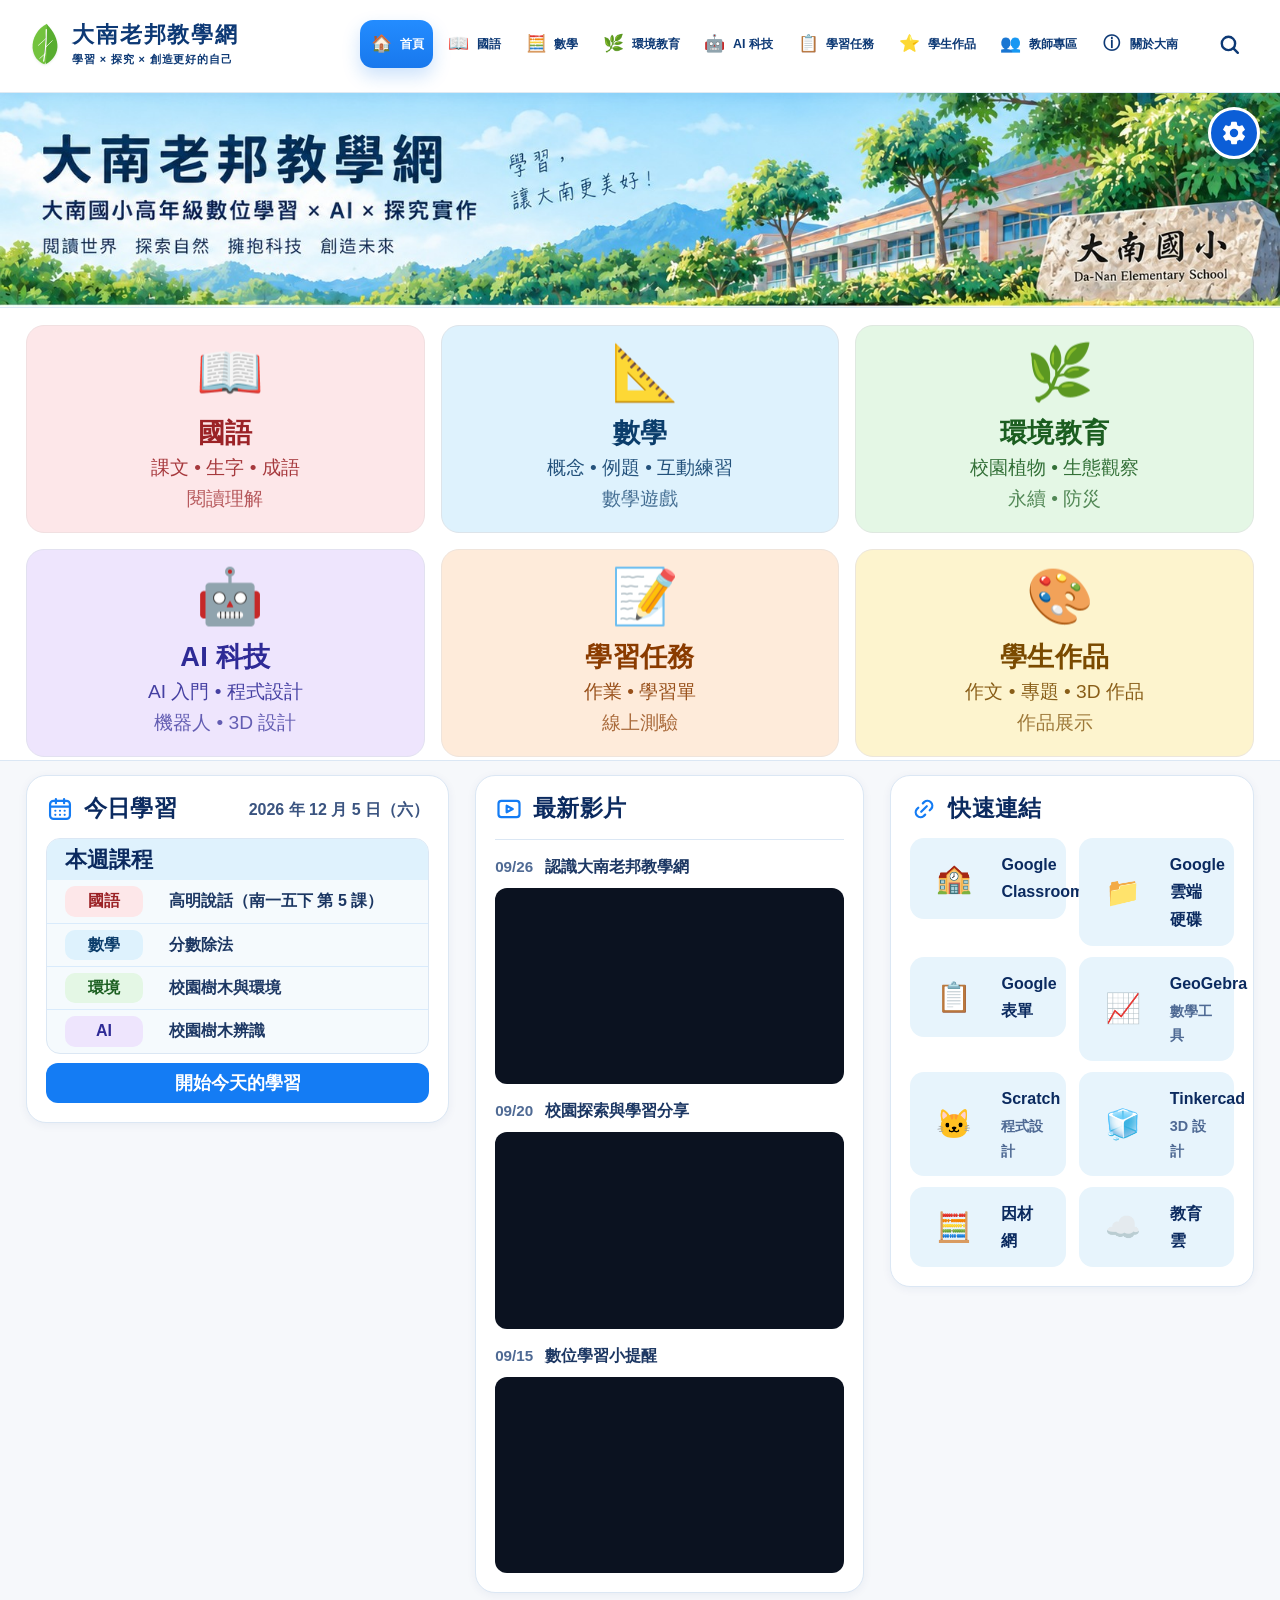
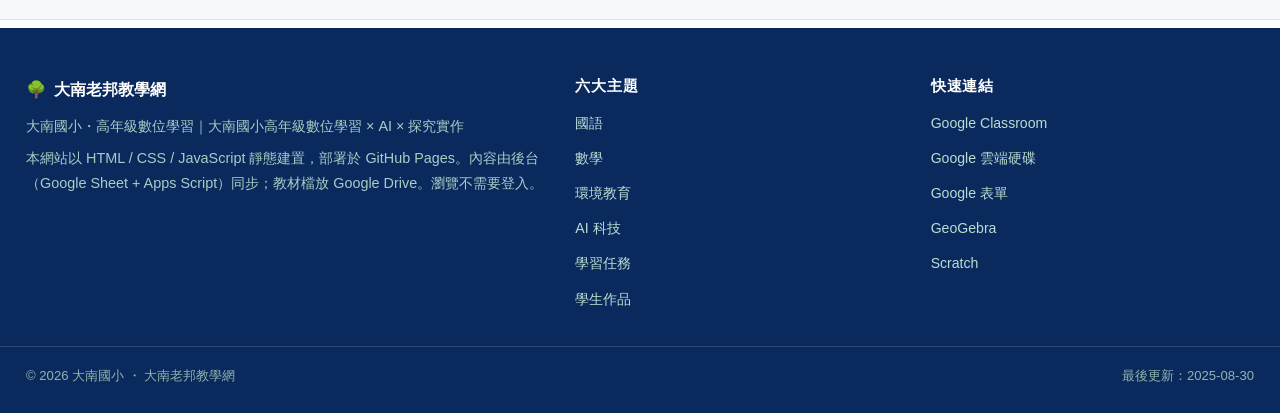
<file: index.html>
<!DOCTYPE html>
<html lang="zh-Hant">
<head>
<meta charset="UTF-8">
<meta name="viewport" content="width=device-width, initial-scale=1">
<title>大南老邦教學網 ｜ 大南國小高年級數位學習</title>
<meta name="description" content="大南國小高年級數位學習網站：國語、數學、環境教育、AI 科技、學習任務與學生作品六大主題入口。">
<meta name="theme-color" content="#ffffff">
<meta property="og:title" content="大南老邦教學網">
<meta property="og:description" content="學習 × 探究 × 創造更好的自己">
<meta property="og:type" content="website">
<link rel="canonical" href="https://panggihsieh.github.io/googlesite/">
<meta property="og:url" content="https://panggihsieh.github.io/googlesite/">
<link rel="icon" href="assets/icons/favicon.svg">
<link rel="stylesheet" href="style.css">
<!-- 網址正規化：/googlesite/index.html 一律顯示成 /googlesite/
     GitHub Pages 沒有伺服器端轉址，因此載入時用 replaceState 改寫網址列（不重新載入）。 -->
<script>
(function () {
  if (!/\/index\.html$/.test(location.pathname)) return;
  try {
    history.replaceState(null, "", location.pathname.replace(/index\.html$/, "") + location.search + location.hash);
  } catch (error) {
    /* 瀏覽器不支援時維持原網址，功能不受影響 */
  }
})();
</script>
</head>
<body data-page="index" class="visual-nav">

<a class="skip-link" href="#main">跳至主要內容</a>

<div id="site-header"></div>

<main id="main">

  <!-- 首頁 Hero -->
  <section class="hero-banner" aria-label="大南老邦教學網">
    <img
      class="hero-banner-image"
      id="hero-banner-image"
      src="assets/images/home-hero-banner.jpg"
      alt="大南老邦教學網。大南國小高年級數位學習 × AI × 探究實作。閱讀世界、探索自然、擁抱科技、創造未來。"
    >
    <div class="hero-banner-copy" hidden>
      <div class="hero-banner-copy-main">
        <p class="hero-banner-title">大南老邦教學網</p>
        <p class="hero-banner-lead">大南國小高年級數位學習 × AI × 探究實作</p>
        <p class="hero-banner-keywords">閱讀世界　探索自然　擁抱科技　創造未來</p>
      </div>
      <p class="hero-banner-script">學習，<br>讓大南更美好！</p>
    </div>
    <a
      class="admin-entry"
      href="https://script.google.com/macros/s/AKfycbz2iBSQqlYOeNbuOrDp72FdzFhBhJEk6QocNep7uwkZrN9amNymcU4ENbFkSWd2PjUo/exec"
      target="_blank"
      rel="noopener"
      aria-label="開啟後台管理"
      title="後台管理"
    ><svg viewBox="0 0 24 24" aria-hidden="true" focusable="false"><path fill="currentColor" d="M19.14 12.94c.04-.31.06-.63.06-.94s-.02-.63-.06-.94l2.03-1.58a.5.5 0 0 0 .12-.64l-1.92-3.32a.5.5 0 0 0-.6-.22l-2.39.96a7.2 7.2 0 0 0-1.63-.94l-.36-2.54a.5.5 0 0 0-.5-.42h-3.84a.5.5 0 0 0-.5.42l-.36 2.54c-.59.22-1.13.54-1.63.94l-2.39-.96a.5.5 0 0 0-.6.22L2.71 8.84a.5.5 0 0 0 .12.64l2.03 1.58c-.04.31-.06.63-.06.94s.02.63.06.94l-2.03 1.58a.5.5 0 0 0-.12.64l1.92 3.32c.13.22.39.31.6.22l2.39-.96c.5.4 1.04.72 1.63.94l.36 2.54c.05.24.26.42.5.42h3.84c.24 0 .45-.18.5-.42l.36-2.54c.59-.22 1.13-.54 1.63-.94l2.39.96c.22.09.47 0 .6-.22l1.92-3.32a.5.5 0 0 0-.12-.64l-2.03-1.58zM12 15.6A3.6 3.6 0 1 1 12 8.4a3.6 3.6 0 0 1 0 7.2z"/></svg></a>
  </section>

  <!-- 六大主題入口
       依設計圖 layout.png：卡片區緊接橫幅，設計圖上沒有「六大主題入口」標題與副標 -->
  <section class="section section-subjects" id="subjects" aria-label="六大主題入口">
    <div class="container">
      <div class="subject-grid" id="subject-grid"></div>
    </div>
  </section>

  <!-- 今日學習 / 最新影片 / 快速連結 -->
  <section class="section section-soft section-dashboard" id="today" aria-label="今日學習、最新影片與快速連結">
    <div class="container dashboard">
      <div class="panel" id="today-panel"></div>
      <div class="panel panel-videos" id="videos-panel"></div>
      <div class="panel panel-quick" id="quick-panel"></div>
    </div>
  </section>

</main>

<div id="site-footer"></div>

<noscript>
  <div class="noscript-note container">
    本網站使用 JavaScript 顯示課程與影片內容，請開啟 JavaScript 後重新整理頁面。
  </div>
</noscript>

<!-- 後台連線與後台時間同步：data/site-config.js 提供 publicApiUrl，js/backend.js 負責讀取與校正時間 -->
<script src="data/site-config.js"></script>
<script src="data/site-data.js"></script>
<script src="js/backend.js"></script>
<script src="script.js"></script>
</body>
</html>
</file>
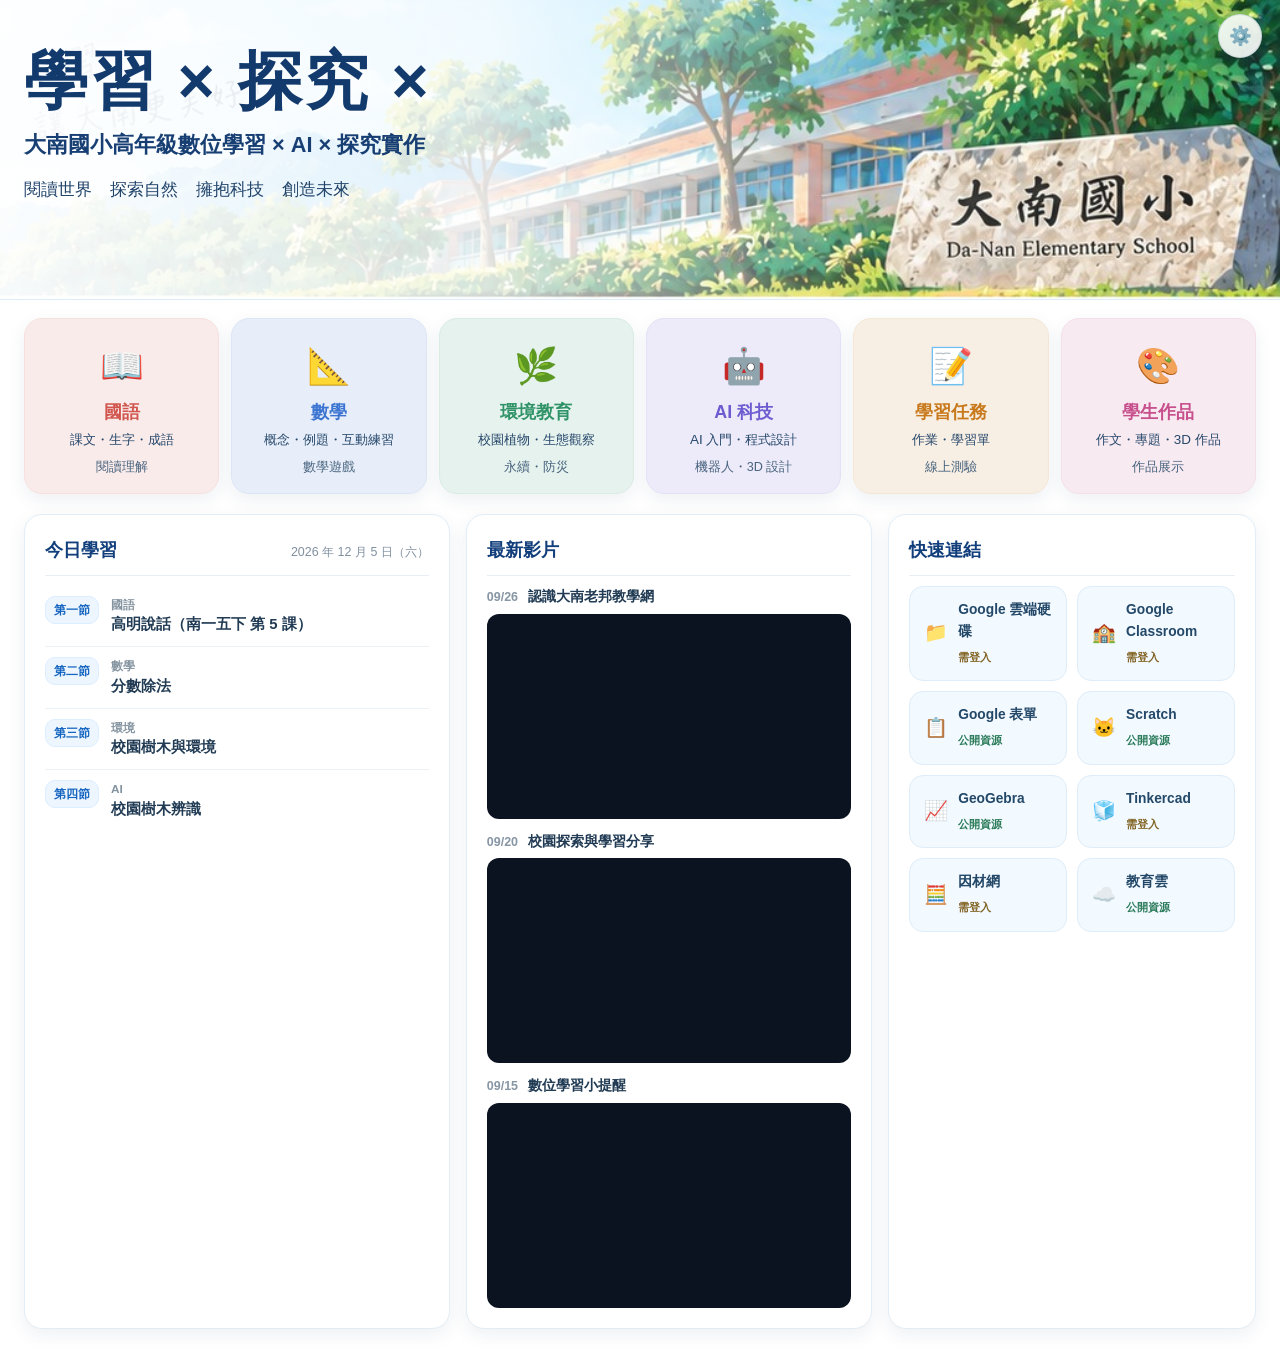
<file: google-sites-embed.html>
<!DOCTYPE html>
<html lang="zh-Hant">
<head>
<meta charset="UTF-8">
<meta name="viewport" content="width=device-width, initial-scale=1">
<title>大南老邦教學網｜Google Sites 嵌入首頁</title>
<meta name="description" content="大南國小高年級數位學習：國語、數學、環境教育、AI 科技、學習任務與學生作品。">
<meta name="theme-color" content="#12695b">
<link rel="icon" href="assets/icons/favicon.svg">
<link rel="stylesheet" href="css/embed.css">
</head>
<body>

<main id="main">
  <section class="hero" aria-labelledby="hero-title">
    <a class="admin-entry" href="https://script.google.com/macros/s/AKfycbz2iBSQqlYOeNbuOrDp72FdzFhBhJEk6QocNep7uwkZrN9amNymcU4ENbFkSWd2PjUo/exec" target="_blank" rel="noopener" aria-label="開啟後台管理" title="後台管理">⚙️</a>
    <div class="container">
      <div class="hero-copy">
        <h1 id="hero-title">學習 × 探究 ×</h1>
        <p class="hero-lead" id="hero-lead">大南國小高年級數位學習 × AI × 探究實作</p>
        <div class="hero-keywords" id="hero-keywords" aria-label="學習關鍵字"></div>
      </div>
    </div>
  </section>

  <section class="subjects" aria-label="六大主題入口">
    <div class="container">
      <div class="subject-grid" id="subject-grid"></div>
    </div>
  </section>

  <section class="dashboard-section" aria-label="今日學習、最新影片與快速連結">
    <div class="container dashboard">
      <section class="panel">
        <div class="panel-head">
          <h2>今日學習</h2>
          <span class="panel-meta" id="today-meta"></span>
        </div>
        <ul class="course-list" id="course-list"></ul>
      </section>

      <section class="panel panel-videos">
        <div class="panel-head">
          <h2>最新影片</h2>
        </div>
        <ul class="video-list" id="video-list"></ul>
      </section>

      <section class="panel panel-quick">
        <div class="panel-head">
          <h2>快速連結</h2>
        </div>
        <ul class="quick-list" id="quick-list"></ul>
      </section>
    </div>
  </section>
</main>

<noscript>
  <div class="container" style="padding:24px">本頁需要 JavaScript 才能顯示課程與影片。</div>
</noscript>

<script src="data/site-config.js"></script>
<script src="data/subjects.js"></script>
<script src="data/courses.js"></script>
<script src="data/videos.js"></script>
<script src="data/links.js"></script>
<script src="data/embed-data.js"></script>
<!-- 後台連線與後台時間同步（publicApiUrl 來自 data/site-config.js） -->
<script src="js/backend.js"></script>
<script src="js/embed.js"></script>
</body>
</html>
</file>
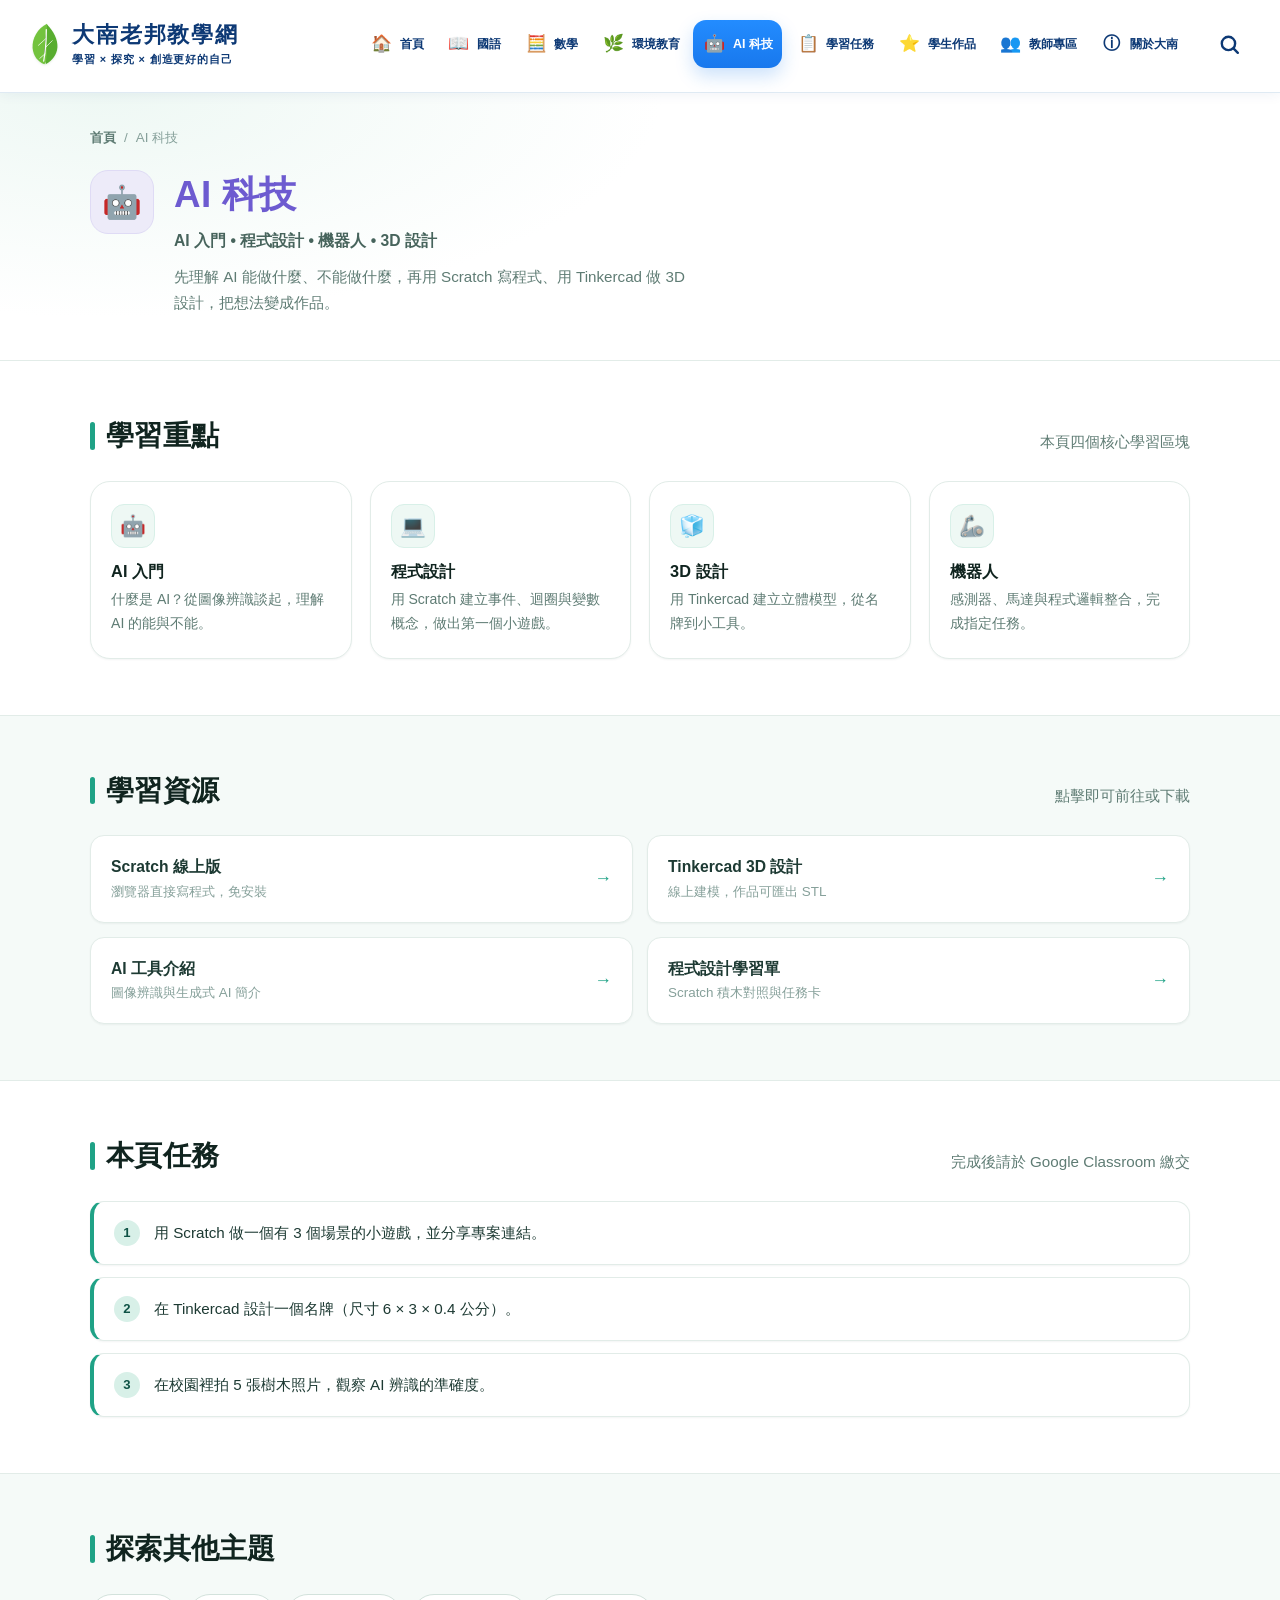
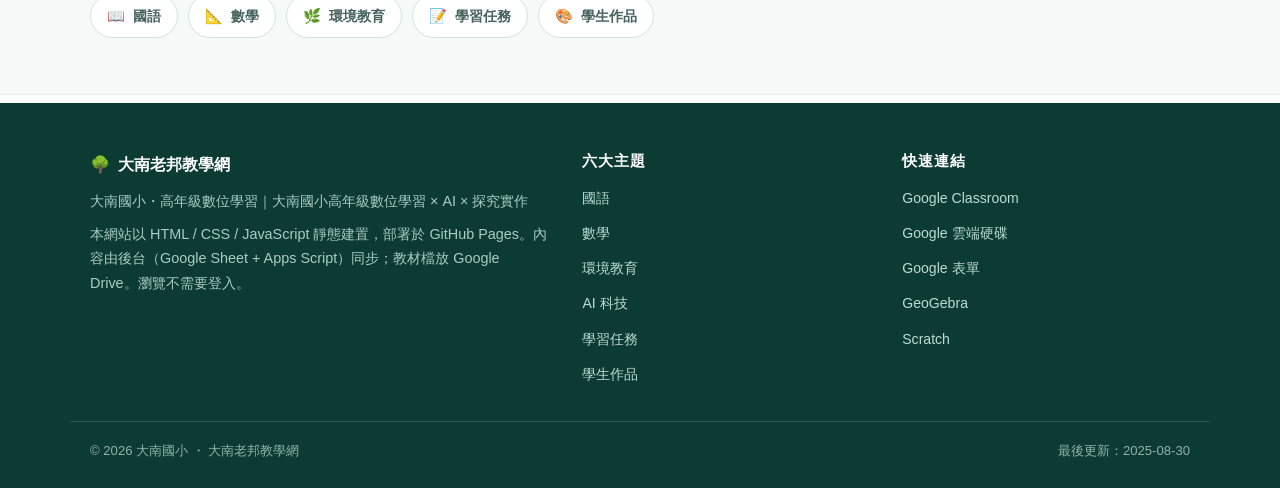
<file: pages/ai.html>
<!DOCTYPE html>
<html lang="zh-Hant">
<head>
<meta charset="UTF-8">
<meta name="viewport" content="width=device-width, initial-scale=1">
<title>AI 科技 ｜ 大南老邦教學網</title>
<meta name="description" content="大南老邦教學網 — AI 科技：AI 入門、Scratch 程式設計、Tinkercad 3D 設計與機器人。">
<meta name="theme-color" content="#12695b">
<link rel="icon" href="../assets/icons/favicon.svg">
<link rel="stylesheet" href="../style.css">
</head>
<body data-page="ai">

<a class="skip-link" href="#main">跳至主要內容</a>

<div id="site-header"></div>

<main id="main">

  <section class="page-hero">
    <div class="container">
      <nav class="breadcrumb" aria-label="路徑">
        <a href="../">首頁</a>
        <span aria-hidden="true">/</span>
        <span>AI 科技</span>
      </nav>
      <div class="page-hero-inner" style="--card: #6d5bd0">
        <span class="page-hero-icon" aria-hidden="true">🤖</span>
        <div>
          <h1>AI 科技</h1>
          <p class="page-hero-sub">AI 入門 • 程式設計 • 機器人 • 3D 設計</p>
          <p class="page-hero-intro">先理解 AI 能做什麼、不能做什麼，再用 Scratch 寫程式、用 Tinkercad 做 3D 設計，把想法變成作品。</p>
        </div>
      </div>
    </div>
  </section>

  <section class="section">
    <div class="container">
      <header class="section-head">
        <h2>學習重點</h2>
        <p>本頁四個核心學習區塊</p>
      </header>
      <div class="feature-grid" id="feature-grid"></div>
    </div>
  </section>

  <section class="section section-soft">
    <div class="container">
      <header class="section-head">
        <h2>學習資源</h2>
        <p>點擊即可前往或下載</p>
      </header>
      <ul class="resource-list" id="resource-list"></ul>
    </div>
  </section>

  <section class="section">
    <div class="container">
      <header class="section-head">
        <h2>本頁任務</h2>
        <p>完成後請於 Google Classroom 繳交</p>
      </header>
      <ul class="task-list" id="task-list"></ul>
    </div>
  </section>

  <section class="section section-soft">
    <div class="container">
      <header class="section-head">
        <h2>探索其他主題</h2>
      </header>
      <div class="chip-row" id="other-subjects"></div>
    </div>
  </section>

</main>

<div id="site-footer"></div>

<noscript>
  <div class="noscript-note container">
    本網站使用 JavaScript 顯示課程與公告內容，請開啟 JavaScript 後重新整理頁面。
  </div>
</noscript>

<!-- 後台連線與後台時間同步：data/site-config.js 提供 publicApiUrl，js/backend.js 負責讀取與校正時間 -->
<script src="../data/site-config.js"></script>
<script src="../data/site-data.js"></script>
<script src="../js/backend.js"></script>
<script src="../script.js"></script>
</body>
</html>
</file>
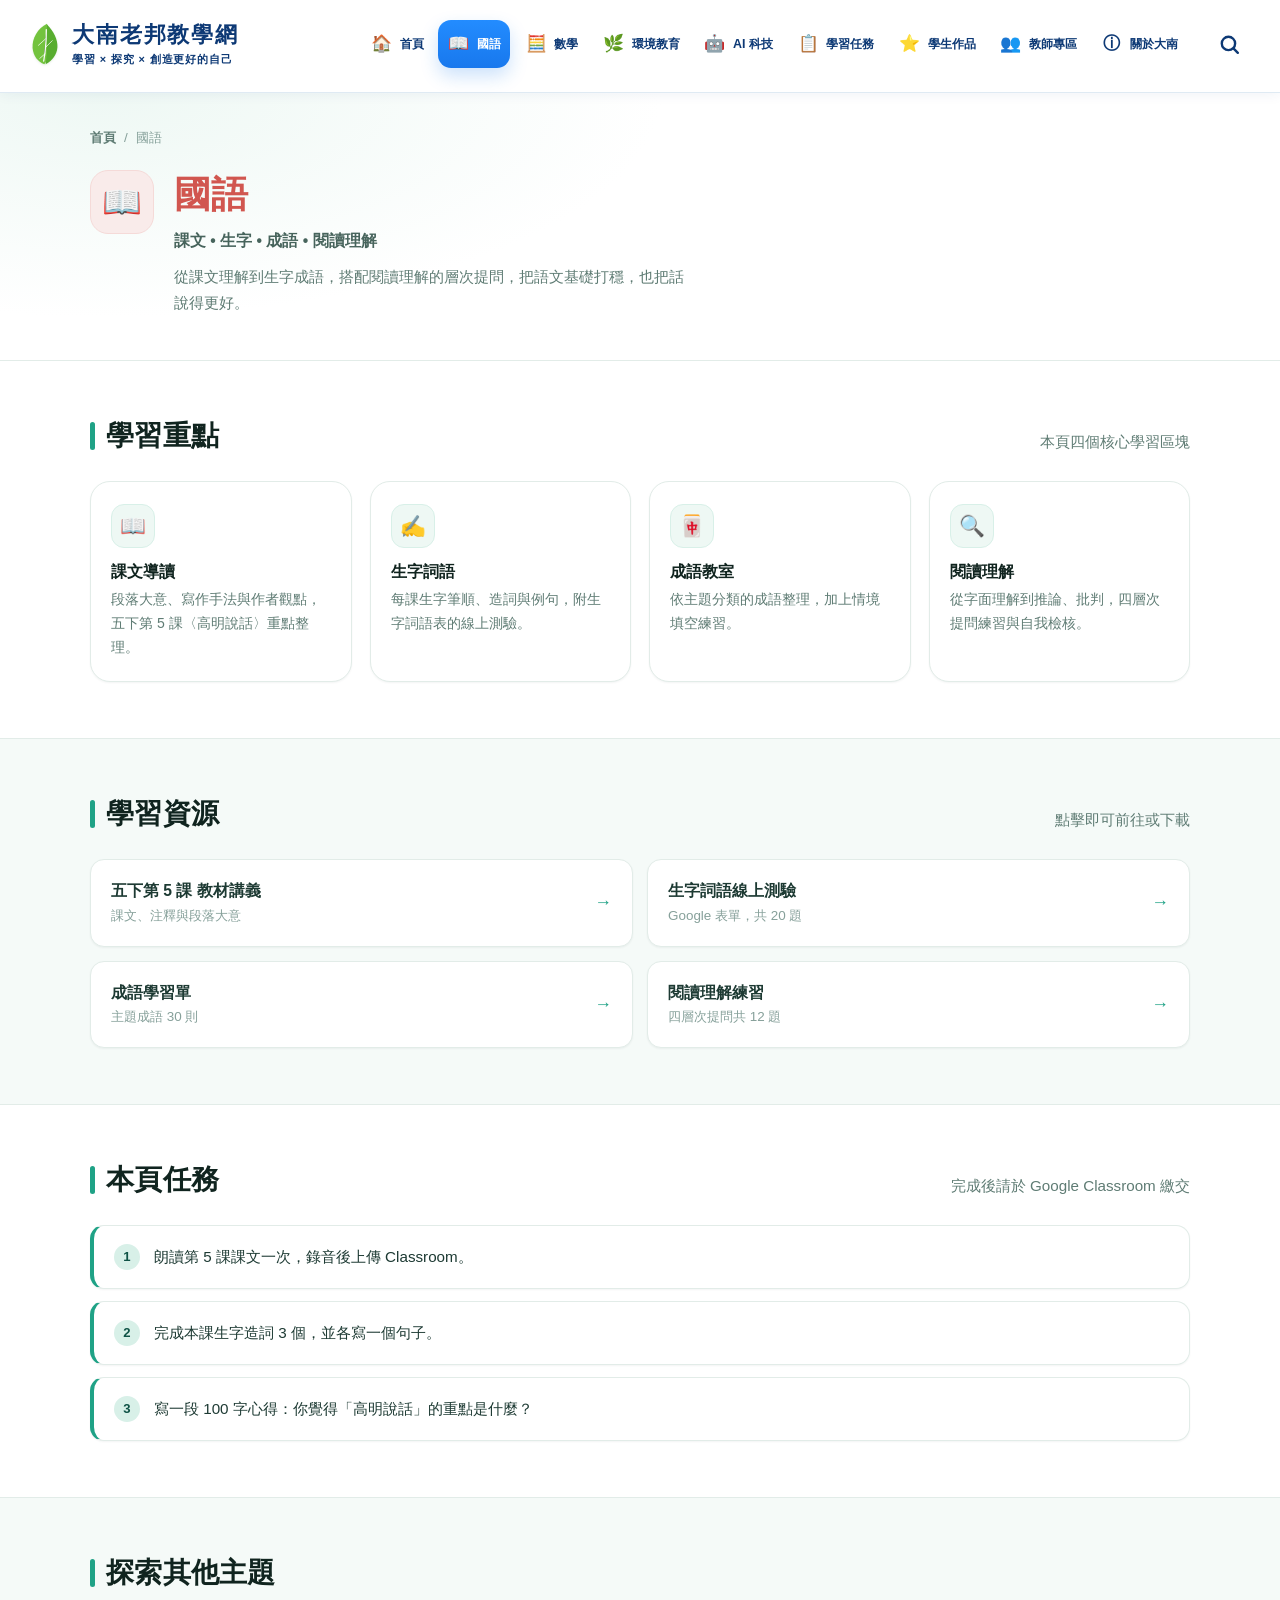
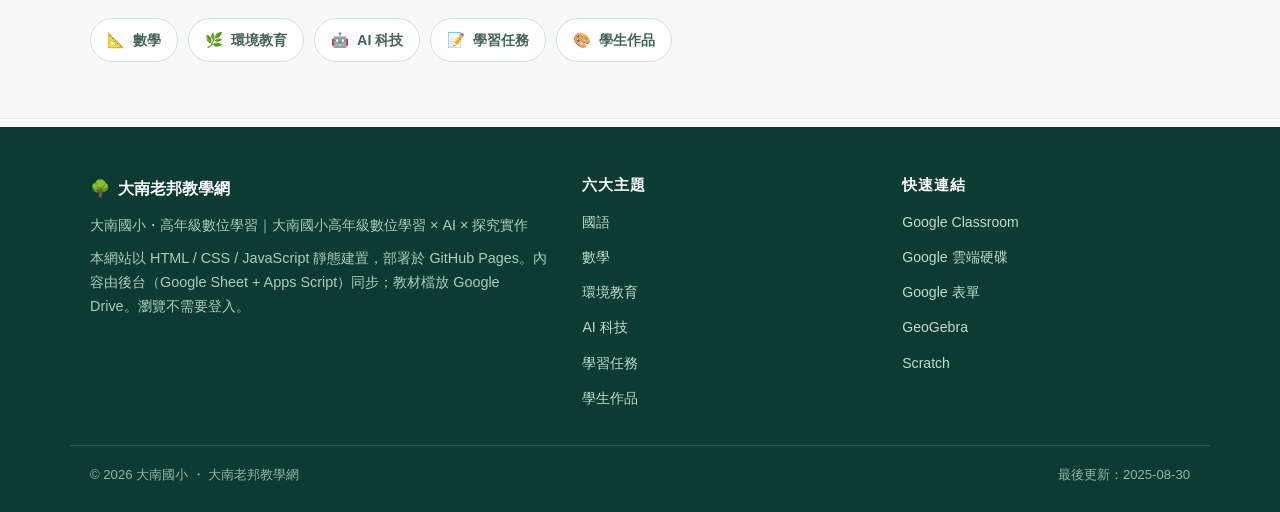
<file: pages/chinese.html>
<!DOCTYPE html>
<html lang="zh-Hant">
<head>
<meta charset="UTF-8">
<meta name="viewport" content="width=device-width, initial-scale=1">
<title>國語 ｜ 大南老邦教學網</title>
<meta name="description" content="大南老邦教學網 — 國語：課文導讀、生字詞語、成語教室與閱讀理解。">
<meta name="theme-color" content="#12695b">
<link rel="icon" href="../assets/icons/favicon.svg">
<link rel="stylesheet" href="../style.css">
</head>
<body data-page="chinese">

<a class="skip-link" href="#main">跳至主要內容</a>

<div id="site-header"></div>

<main id="main">

  <section class="page-hero">
    <div class="container">
      <nav class="breadcrumb" aria-label="路徑">
        <a href="../">首頁</a>
        <span aria-hidden="true">/</span>
        <span>國語</span>
      </nav>
      <div class="page-hero-inner" style="--card: #d1564f">
        <span class="page-hero-icon" aria-hidden="true">📖</span>
        <div>
          <h1>國語</h1>
          <p class="page-hero-sub">課文 • 生字 • 成語 • 閱讀理解</p>
          <p class="page-hero-intro">從課文理解到生字成語，搭配閱讀理解的層次提問，把語文基礎打穩，也把話說得更好。</p>
        </div>
      </div>
    </div>
  </section>

  <section class="section">
    <div class="container">
      <header class="section-head">
        <h2>學習重點</h2>
        <p>本頁四個核心學習區塊</p>
      </header>
      <div class="feature-grid" id="feature-grid"></div>
    </div>
  </section>

  <section class="section section-soft">
    <div class="container">
      <header class="section-head">
        <h2>學習資源</h2>
        <p>點擊即可前往或下載</p>
      </header>
      <ul class="resource-list" id="resource-list"></ul>
    </div>
  </section>

  <section class="section">
    <div class="container">
      <header class="section-head">
        <h2>本頁任務</h2>
        <p>完成後請於 Google Classroom 繳交</p>
      </header>
      <ul class="task-list" id="task-list"></ul>
    </div>
  </section>

  <section class="section section-soft">
    <div class="container">
      <header class="section-head">
        <h2>探索其他主題</h2>
      </header>
      <div class="chip-row" id="other-subjects"></div>
    </div>
  </section>

</main>

<div id="site-footer"></div>

<noscript>
  <div class="noscript-note container">
    本網站使用 JavaScript 顯示課程與公告內容，請開啟 JavaScript 後重新整理頁面。
  </div>
</noscript>

<!-- 後台連線與後台時間同步：data/site-config.js 提供 publicApiUrl，js/backend.js 負責讀取與校正時間 -->
<script src="../data/site-config.js"></script>
<script src="../data/site-data.js"></script>
<script src="../js/backend.js"></script>
<script src="../script.js"></script>
</body>
</html>
</file>
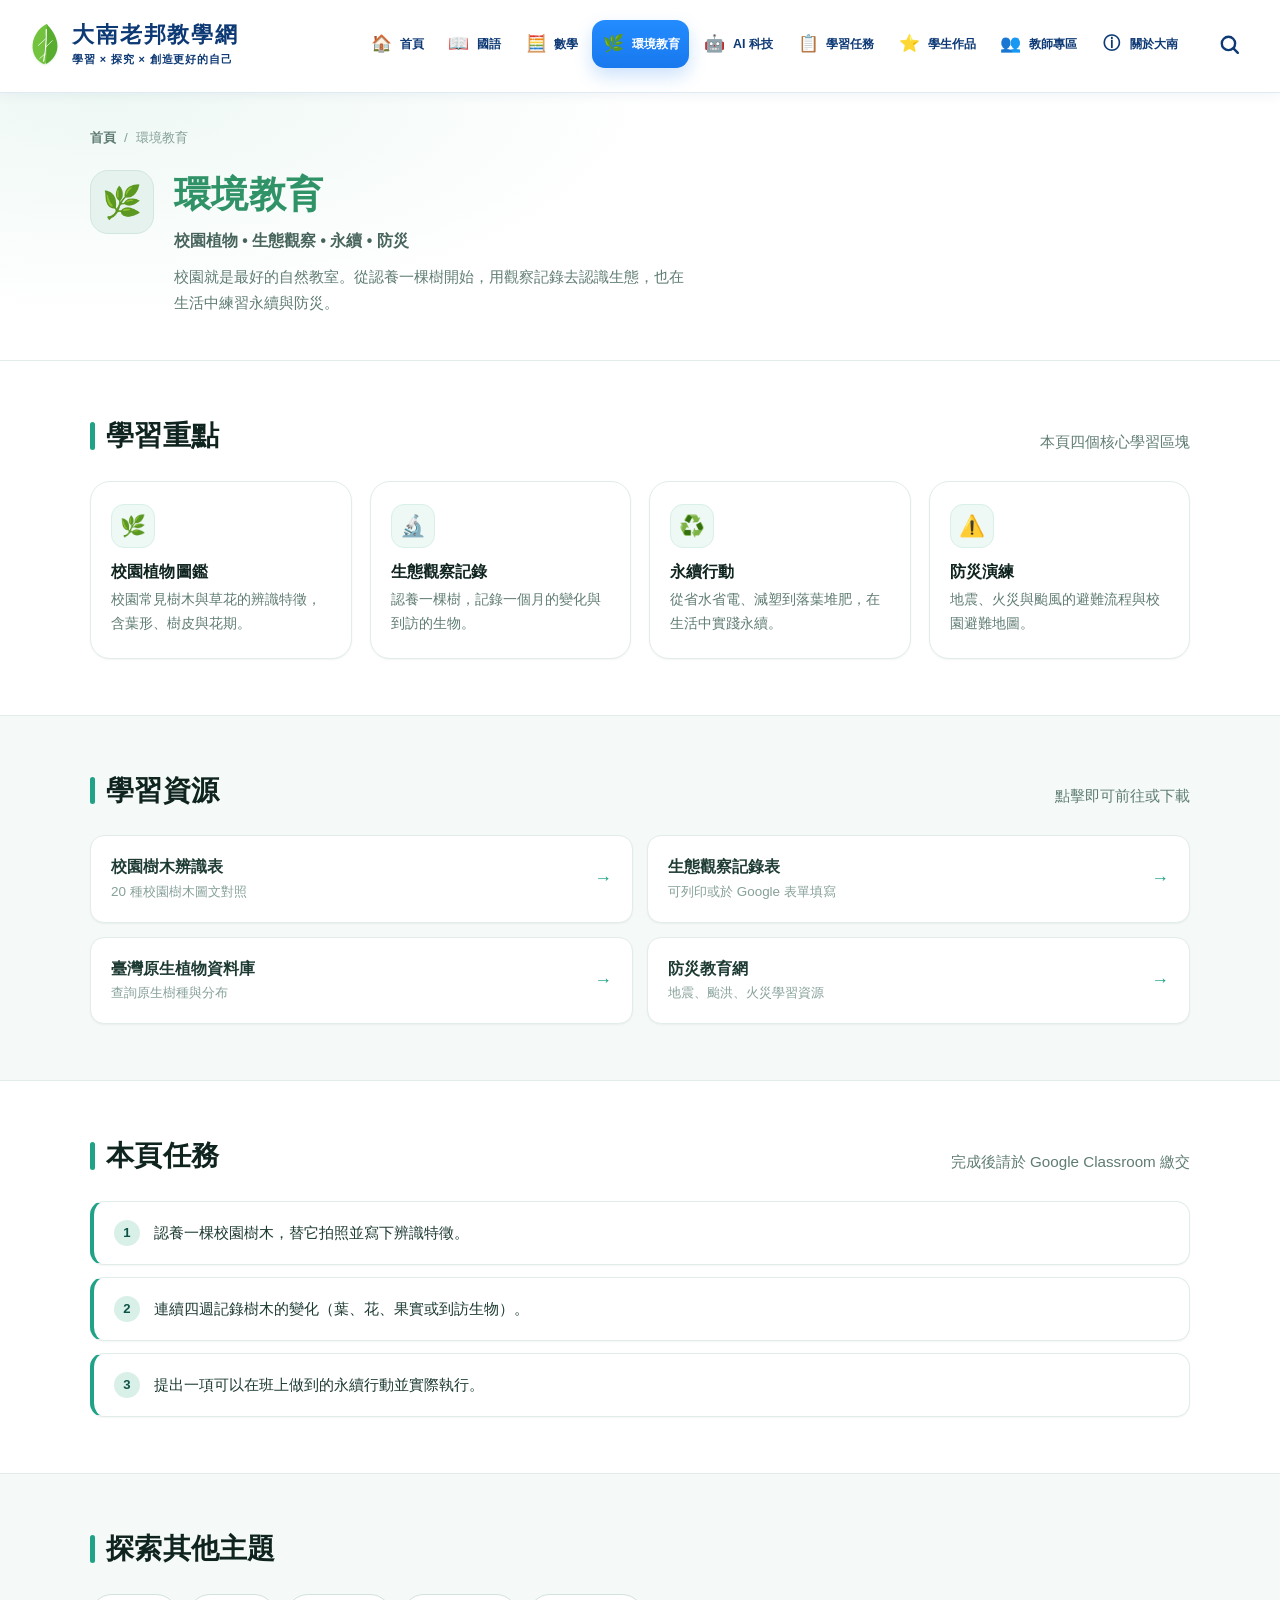
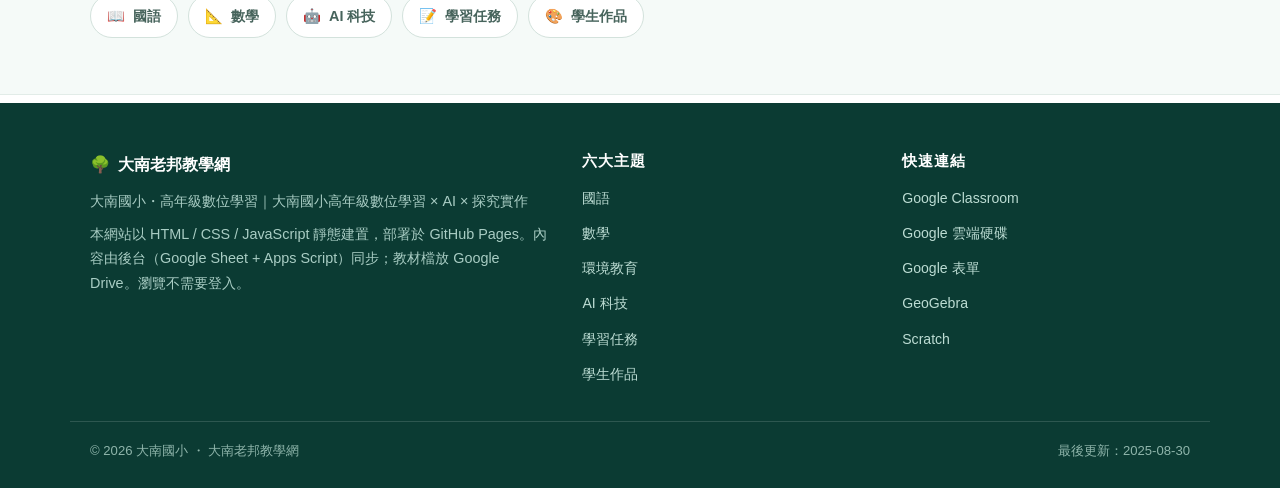
<file: pages/env.html>
<!DOCTYPE html>
<html lang="zh-Hant">
<head>
<meta charset="UTF-8">
<meta name="viewport" content="width=device-width, initial-scale=1">
<title>環境教育 ｜ 大南老邦教學網</title>
<meta name="description" content="大南老邦教學網 — 環境教育：校園植物圖鑑、生態觀察、永續行動與防災演練。">
<meta name="theme-color" content="#12695b">
<link rel="icon" href="../assets/icons/favicon.svg">
<link rel="stylesheet" href="../style.css">
</head>
<body data-page="env">

<a class="skip-link" href="#main">跳至主要內容</a>

<div id="site-header"></div>

<main id="main">

  <section class="page-hero">
    <div class="container">
      <nav class="breadcrumb" aria-label="路徑">
        <a href="../">首頁</a>
        <span aria-hidden="true">/</span>
        <span>環境教育</span>
      </nav>
      <div class="page-hero-inner" style="--card: #2f9367">
        <span class="page-hero-icon" aria-hidden="true">🌿</span>
        <div>
          <h1>環境教育</h1>
          <p class="page-hero-sub">校園植物 • 生態觀察 • 永續 • 防災</p>
          <p class="page-hero-intro">校園就是最好的自然教室。從認養一棵樹開始，用觀察記錄去認識生態，也在生活中練習永續與防災。</p>
        </div>
      </div>
    </div>
  </section>

  <section class="section">
    <div class="container">
      <header class="section-head">
        <h2>學習重點</h2>
        <p>本頁四個核心學習區塊</p>
      </header>
      <div class="feature-grid" id="feature-grid"></div>
    </div>
  </section>

  <section class="section section-soft">
    <div class="container">
      <header class="section-head">
        <h2>學習資源</h2>
        <p>點擊即可前往或下載</p>
      </header>
      <ul class="resource-list" id="resource-list"></ul>
    </div>
  </section>

  <section class="section">
    <div class="container">
      <header class="section-head">
        <h2>本頁任務</h2>
        <p>完成後請於 Google Classroom 繳交</p>
      </header>
      <ul class="task-list" id="task-list"></ul>
    </div>
  </section>

  <section class="section section-soft">
    <div class="container">
      <header class="section-head">
        <h2>探索其他主題</h2>
      </header>
      <div class="chip-row" id="other-subjects"></div>
    </div>
  </section>

</main>

<div id="site-footer"></div>

<noscript>
  <div class="noscript-note container">
    本網站使用 JavaScript 顯示課程與公告內容，請開啟 JavaScript 後重新整理頁面。
  </div>
</noscript>

<!-- 後台連線與後台時間同步：data/site-config.js 提供 publicApiUrl，js/backend.js 負責讀取與校正時間 -->
<script src="../data/site-config.js"></script>
<script src="../data/site-data.js"></script>
<script src="../js/backend.js"></script>
<script src="../script.js"></script>
</body>
</html>
</file>
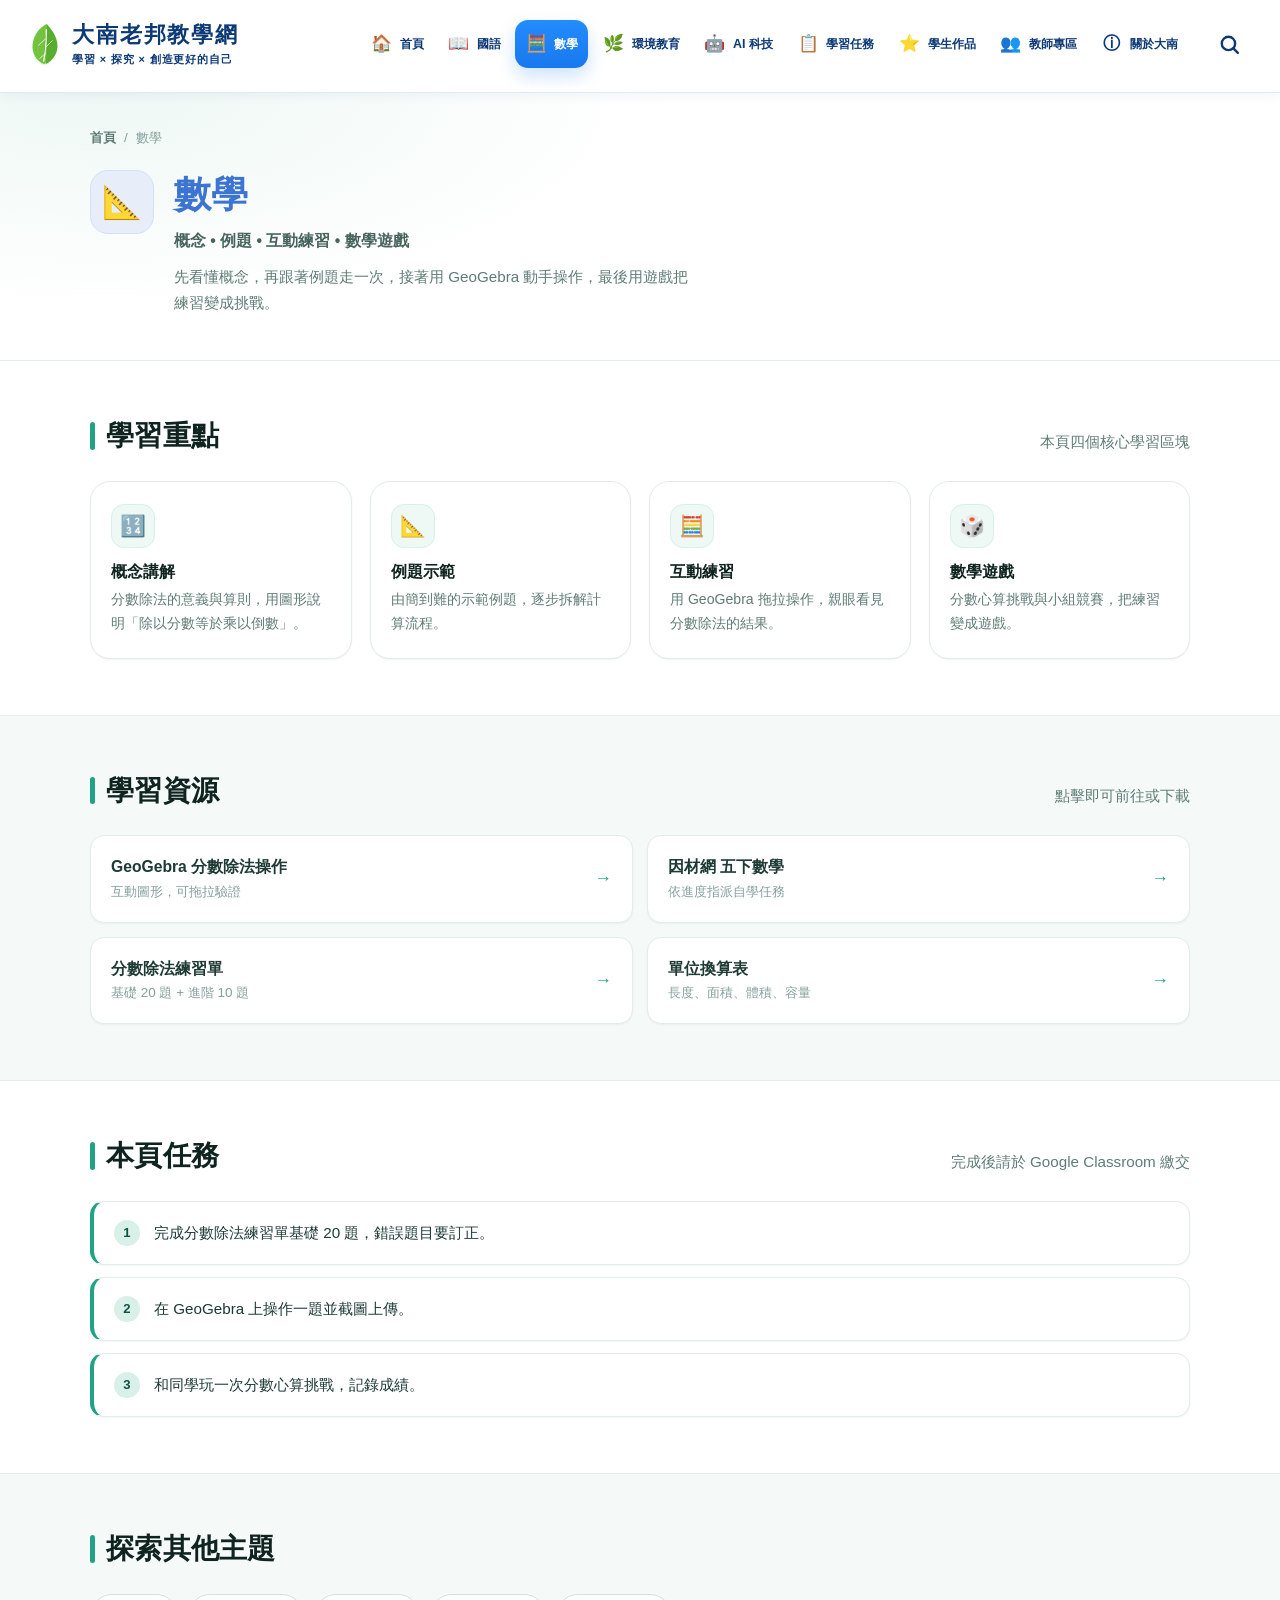
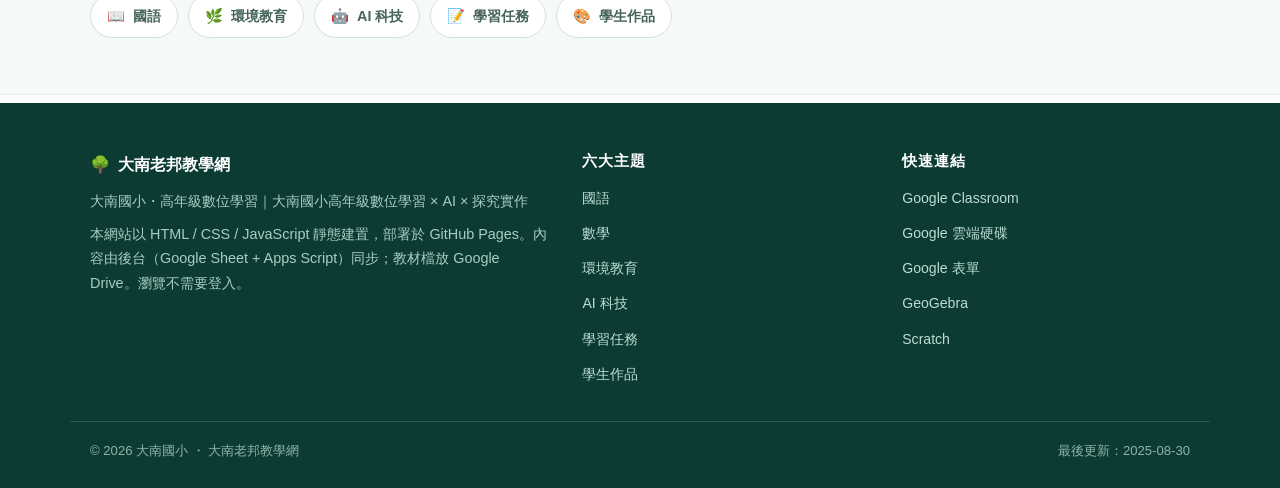
<file: pages/math.html>
<!DOCTYPE html>
<html lang="zh-Hant">
<head>
<meta charset="UTF-8">
<meta name="viewport" content="width=device-width, initial-scale=1">
<title>數學 ｜ 大南老邦教學網</title>
<meta name="description" content="大南老邦教學網 — 數學：概念講解、例題示範、互動練習與數學遊戲。">
<meta name="theme-color" content="#12695b">
<link rel="icon" href="../assets/icons/favicon.svg">
<link rel="stylesheet" href="../style.css">
</head>
<body data-page="math">

<a class="skip-link" href="#main">跳至主要內容</a>

<div id="site-header"></div>

<main id="main">

  <section class="page-hero">
    <div class="container">
      <nav class="breadcrumb" aria-label="路徑">
        <a href="../">首頁</a>
        <span aria-hidden="true">/</span>
        <span>數學</span>
      </nav>
      <div class="page-hero-inner" style="--card: #3b74d1">
        <span class="page-hero-icon" aria-hidden="true">📐</span>
        <div>
          <h1>數學</h1>
          <p class="page-hero-sub">概念 • 例題 • 互動練習 • 數學遊戲</p>
          <p class="page-hero-intro">先看懂概念，再跟著例題走一次，接著用 GeoGebra 動手操作，最後用遊戲把練習變成挑戰。</p>
        </div>
      </div>
    </div>
  </section>

  <section class="section">
    <div class="container">
      <header class="section-head">
        <h2>學習重點</h2>
        <p>本頁四個核心學習區塊</p>
      </header>
      <div class="feature-grid" id="feature-grid"></div>
    </div>
  </section>

  <section class="section section-soft">
    <div class="container">
      <header class="section-head">
        <h2>學習資源</h2>
        <p>點擊即可前往或下載</p>
      </header>
      <ul class="resource-list" id="resource-list"></ul>
    </div>
  </section>

  <section class="section">
    <div class="container">
      <header class="section-head">
        <h2>本頁任務</h2>
        <p>完成後請於 Google Classroom 繳交</p>
      </header>
      <ul class="task-list" id="task-list"></ul>
    </div>
  </section>

  <section class="section section-soft">
    <div class="container">
      <header class="section-head">
        <h2>探索其他主題</h2>
      </header>
      <div class="chip-row" id="other-subjects"></div>
    </div>
  </section>

</main>

<div id="site-footer"></div>

<noscript>
  <div class="noscript-note container">
    本網站使用 JavaScript 顯示課程與公告內容，請開啟 JavaScript 後重新整理頁面。
  </div>
</noscript>

<!-- 後台連線與後台時間同步：data/site-config.js 提供 publicApiUrl，js/backend.js 負責讀取與校正時間 -->
<script src="../data/site-config.js"></script>
<script src="../data/site-data.js"></script>
<script src="../js/backend.js"></script>
<script src="../script.js"></script>
</body>
</html>
</file>
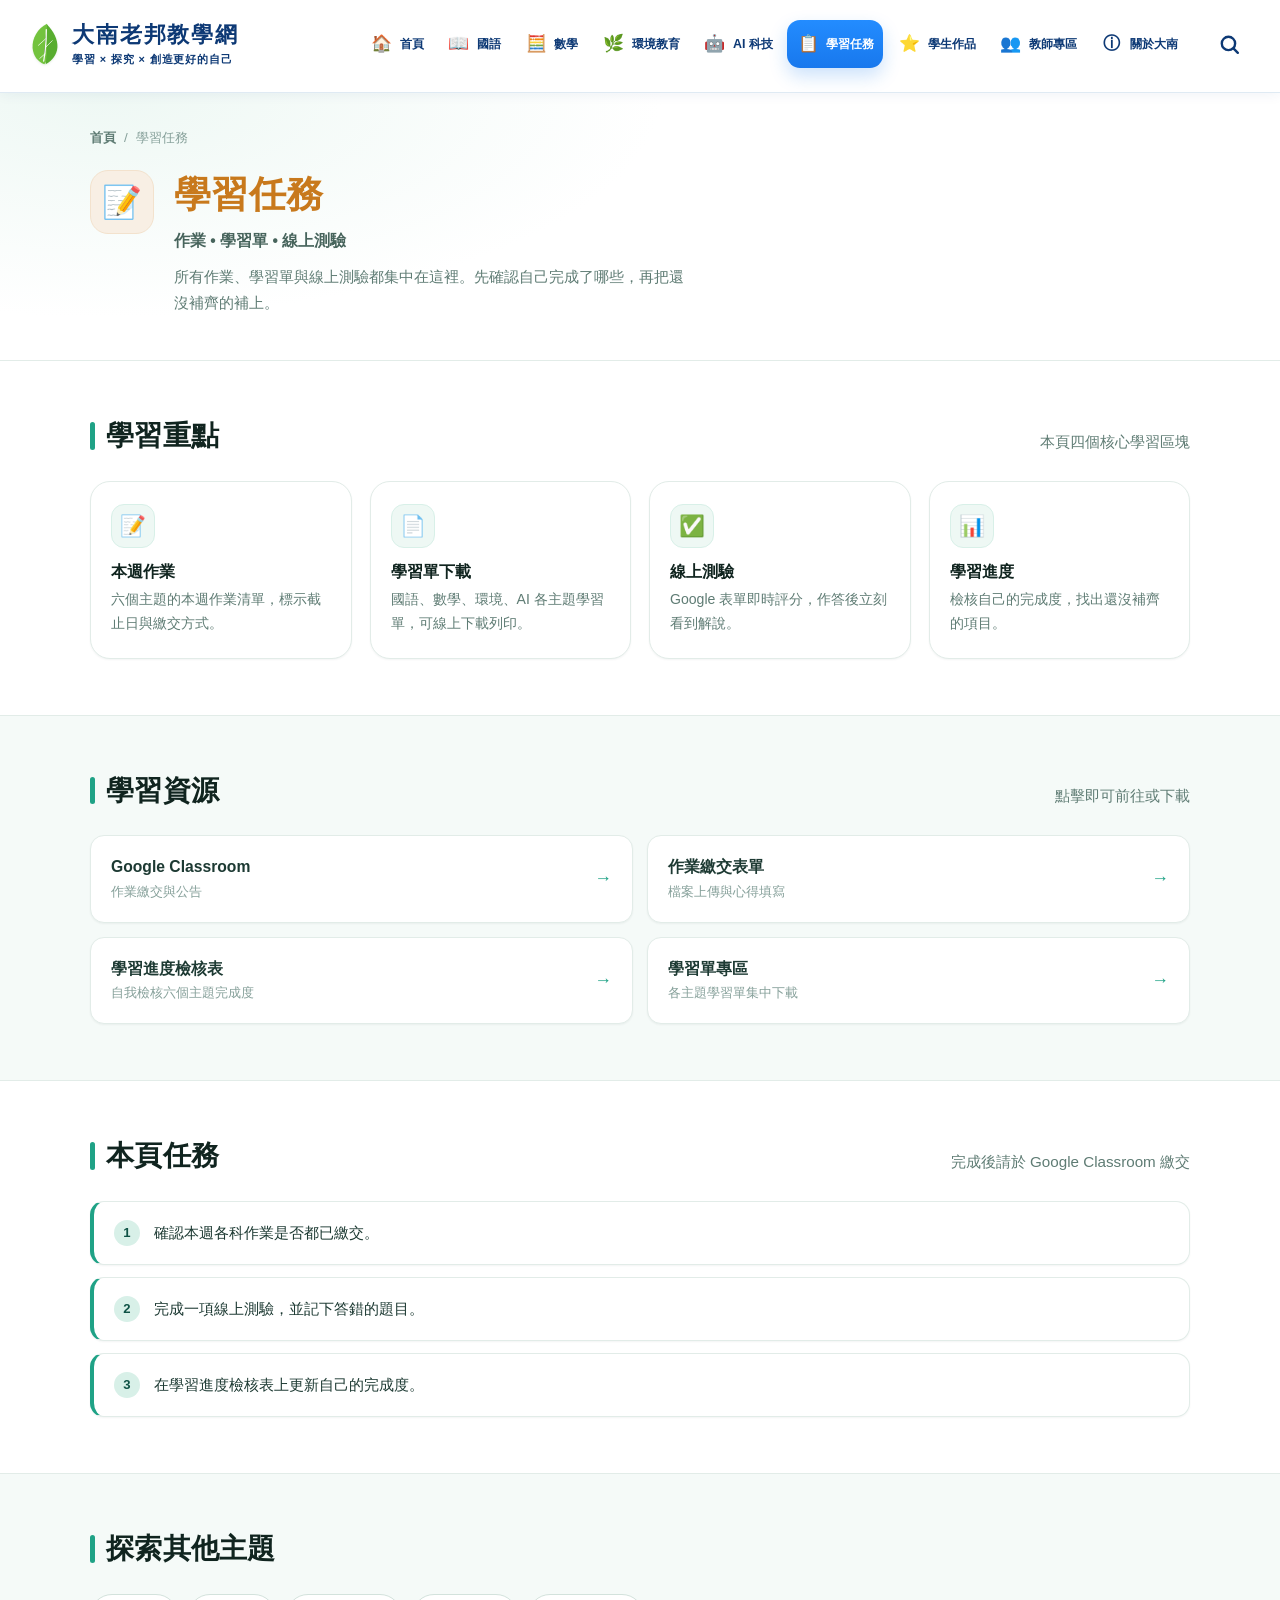
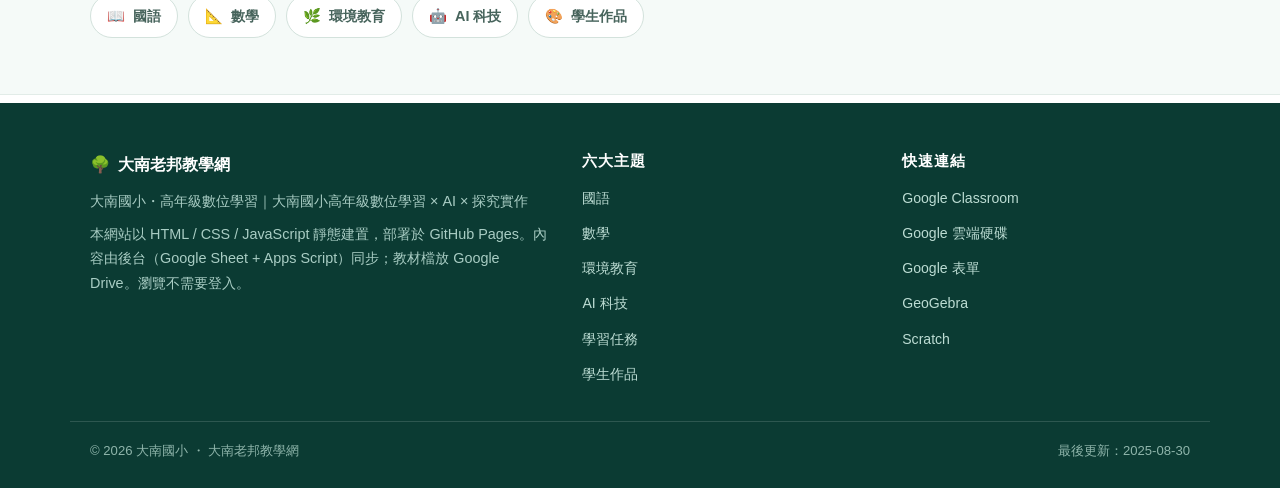
<file: pages/tasks.html>
<!DOCTYPE html>
<html lang="zh-Hant">
<head>
<meta charset="UTF-8">
<meta name="viewport" content="width=device-width, initial-scale=1">
<title>學習任務 ｜ 大南老邦教學網</title>
<meta name="description" content="大南老邦教學網 — 學習任務：本週作業、學習單下載、線上測驗與學習進度檢核。">
<meta name="theme-color" content="#12695b">
<link rel="icon" href="../assets/icons/favicon.svg">
<link rel="stylesheet" href="../style.css">
</head>
<body data-page="tasks">

<a class="skip-link" href="#main">跳至主要內容</a>

<div id="site-header"></div>

<main id="main">

  <section class="page-hero">
    <div class="container">
      <nav class="breadcrumb" aria-label="路徑">
        <a href="../">首頁</a>
        <span aria-hidden="true">/</span>
        <span>學習任務</span>
      </nav>
      <div class="page-hero-inner" style="--card: #c8791c">
        <span class="page-hero-icon" aria-hidden="true">📝</span>
        <div>
          <h1>學習任務</h1>
          <p class="page-hero-sub">作業 • 學習單 • 線上測驗</p>
          <p class="page-hero-intro">所有作業、學習單與線上測驗都集中在這裡。先確認自己完成了哪些，再把還沒補齊的補上。</p>
        </div>
      </div>
    </div>
  </section>

  <section class="section">
    <div class="container">
      <header class="section-head">
        <h2>學習重點</h2>
        <p>本頁四個核心學習區塊</p>
      </header>
      <div class="feature-grid" id="feature-grid"></div>
    </div>
  </section>

  <section class="section section-soft">
    <div class="container">
      <header class="section-head">
        <h2>學習資源</h2>
        <p>點擊即可前往或下載</p>
      </header>
      <ul class="resource-list" id="resource-list"></ul>
    </div>
  </section>

  <section class="section">
    <div class="container">
      <header class="section-head">
        <h2>本頁任務</h2>
        <p>完成後請於 Google Classroom 繳交</p>
      </header>
      <ul class="task-list" id="task-list"></ul>
    </div>
  </section>

  <section class="section section-soft">
    <div class="container">
      <header class="section-head">
        <h2>探索其他主題</h2>
      </header>
      <div class="chip-row" id="other-subjects"></div>
    </div>
  </section>

</main>

<div id="site-footer"></div>

<noscript>
  <div class="noscript-note container">
    本網站使用 JavaScript 顯示課程與公告內容，請開啟 JavaScript 後重新整理頁面。
  </div>
</noscript>

<!-- 後台連線與後台時間同步：data/site-config.js 提供 publicApiUrl，js/backend.js 負責讀取與校正時間 -->
<script src="../data/site-config.js"></script>
<script src="../data/site-data.js"></script>
<script src="../js/backend.js"></script>
<script src="../script.js"></script>
</body>
</html>
</file>
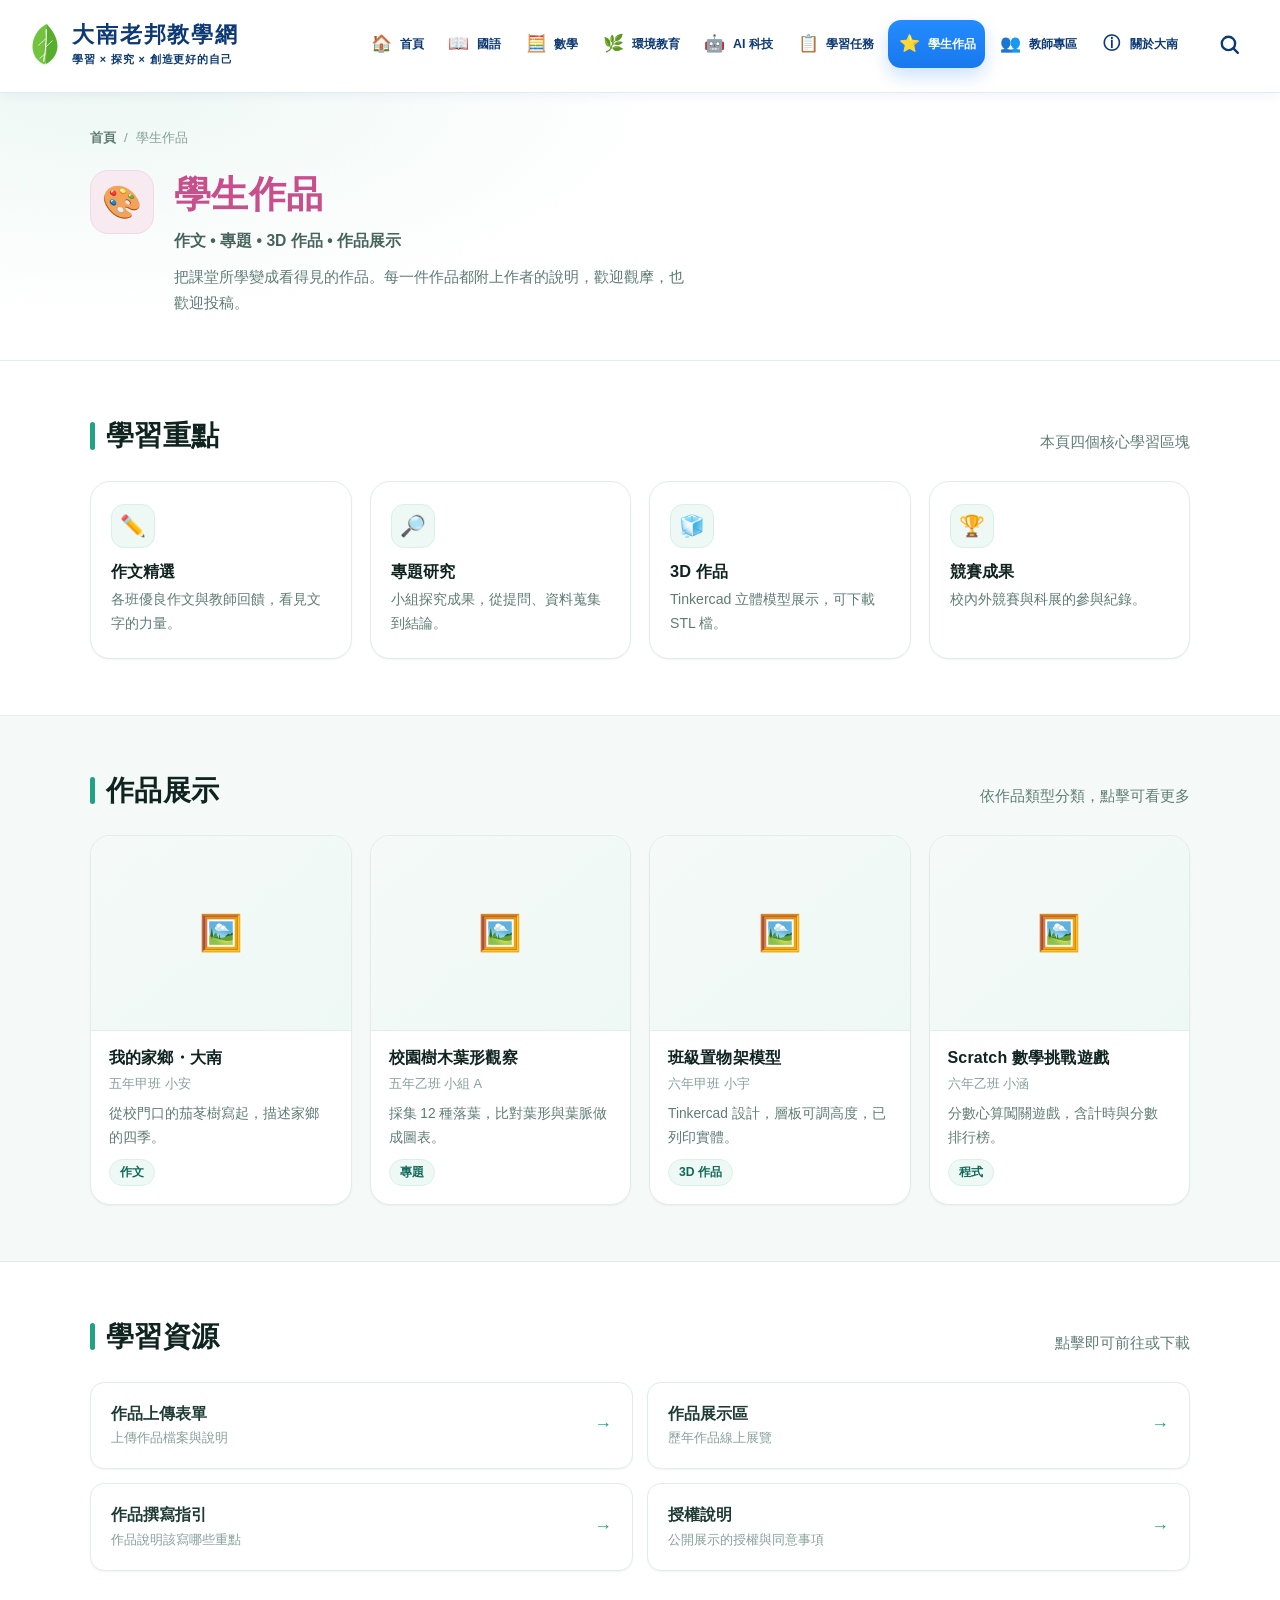
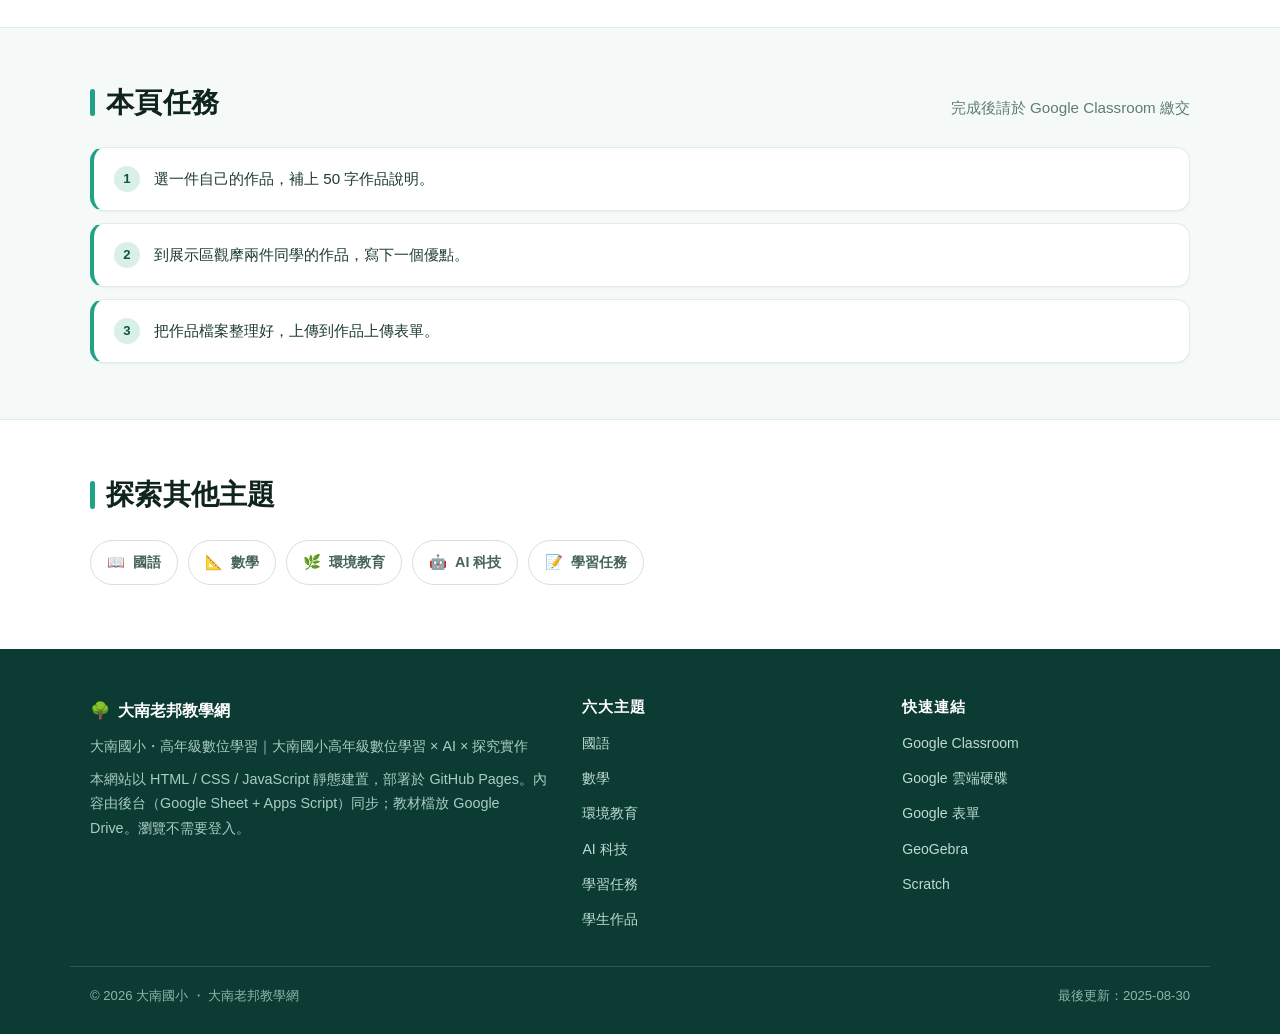
<file: pages/works.html>
<!DOCTYPE html>
<html lang="zh-Hant">
<head>
<meta charset="UTF-8">
<meta name="viewport" content="width=device-width, initial-scale=1">
<title>學生作品 ｜ 大南老邦教學網</title>
<meta name="description" content="大南老邦教學網 — 學生作品：作文精選、專題研究、3D 作品與競賽成果展示。">
<meta name="theme-color" content="#12695b">
<link rel="icon" href="../assets/icons/favicon.svg">
<link rel="stylesheet" href="../style.css">
</head>
<body data-page="works">

<a class="skip-link" href="#main">跳至主要內容</a>

<div id="site-header"></div>

<main id="main">

  <section class="page-hero">
    <div class="container">
      <nav class="breadcrumb" aria-label="路徑">
        <a href="../">首頁</a>
        <span aria-hidden="true">/</span>
        <span>學生作品</span>
      </nav>
      <div class="page-hero-inner" style="--card: #c74f8c">
        <span class="page-hero-icon" aria-hidden="true">🎨</span>
        <div>
          <h1>學生作品</h1>
          <p class="page-hero-sub">作文 • 專題 • 3D 作品 • 作品展示</p>
          <p class="page-hero-intro">把課堂所學變成看得見的作品。每一件作品都附上作者的說明，歡迎觀摩，也歡迎投稿。</p>
        </div>
      </div>
    </div>
  </section>

  <section class="section">
    <div class="container">
      <header class="section-head">
        <h2>學習重點</h2>
        <p>本頁四個核心學習區塊</p>
      </header>
      <div class="feature-grid" id="feature-grid"></div>
    </div>
  </section>

  <section class="section section-soft">
    <div class="container">
      <header class="section-head">
        <h2>作品展示</h2>
        <p>依作品類型分類，點擊可看更多</p>
      </header>
      <div class="gallery-grid" id="gallery-grid"></div>
    </div>
  </section>

  <section class="section">
    <div class="container">
      <header class="section-head">
        <h2>學習資源</h2>
        <p>點擊即可前往或下載</p>
      </header>
      <ul class="resource-list" id="resource-list"></ul>
    </div>
  </section>

  <section class="section section-soft">
    <div class="container">
      <header class="section-head">
        <h2>本頁任務</h2>
        <p>完成後請於 Google Classroom 繳交</p>
      </header>
      <ul class="task-list" id="task-list"></ul>
    </div>
  </section>

  <section class="section">
    <div class="container">
      <header class="section-head">
        <h2>探索其他主題</h2>
      </header>
      <div class="chip-row" id="other-subjects"></div>
    </div>
  </section>

</main>

<div id="site-footer"></div>

<noscript>
  <div class="noscript-note container">
    本網站使用 JavaScript 顯示課程與公告內容，請開啟 JavaScript 後重新整理頁面。
  </div>
</noscript>

<!-- 後台連線與後台時間同步：data/site-config.js 提供 publicApiUrl，js/backend.js 負責讀取與校正時間 -->
<script src="../data/site-config.js"></script>
<script src="../data/site-data.js"></script>
<script src="../js/backend.js"></script>
<script src="../script.js"></script>
</body>
</html>
</file>
<file: style.css>
/* =============================================================================
 * 大南老邦教學網 — 全站樣式
 * -----------------------------------------------------------------------------
 * 1. 設計變數          5. 主題卡片
 * 2. 基礎與版面        6. 今日學習 / 消息 / 快速連結
 * 3. 按鈕與標籤        7. 內頁
 * 4. 頁首與頁尾        8. 響應式與無障礙
 * ========================================================================== */

/* --- 1. 設計變數 ------------------------------------------------------- */
:root {
  /* 品牌色：以校園綠為主色系 */
  --brand-900: #0b3b33;
  --brand-800: #0f5346;
  --brand-700: #12695b;
  --brand-600: #178a72;
  --brand-500: #1fa286;
  --brand-200: #b5e2d5;
  --brand-100: #d8f0e8;
  --brand-050: #eef8f4;

  /* 文字與線條 */
  --ink-900: #10241f;
  --ink-800: #1d3a33;
  --ink-600: #47645c;
  --ink-500: #5f7c74;
  --ink-400: #86a09a;
  --ink-200: #cbdcd6;
  --line: #e2ece8;
  --line-strong: #d3e2dc;

  /* 底色 */
  --bg: #ffffff;
  --bg-soft: #f5faf8;
  --bg-mute: #eef6f3;

  /* 強調色 */
  --amber: #b96f16;
  --amber-bg: #fdf3e3;

  /* 圓角與陰影 */
  --radius-lg: 20px;
  --radius: 14px;
  --radius-sm: 10px;
  --radius-pill: 999px;
  --shadow-xs: 0 1px 2px rgba(16, 36, 31, .05);
  --shadow-sm: 0 2px 8px rgba(16, 36, 31, .06);
  --shadow-md: 0 8px 22px rgba(16, 36, 31, .09);
  --shadow-lg: 0 20px 44px rgba(16, 36, 31, .14);

  /* 版面 */
  --maxw: 1140px;
  --gutter: 20px;
  /* 設計圖 layout.png 量測：頁首總高 93px（含 1px 下框線），Hero 從 y=93 開始 */
  --header-h: 92px;

  --font: "Noto Sans TC", "PingFang TC", "Microsoft JhengHei", "Hiragino Sans",
    "Helvetica Neue", Arial, sans-serif;
}

/* --- 2. 基礎與版面 ----------------------------------------------------- */
*,
*::before,
*::after {
  box-sizing: border-box;
}

html {
  scroll-behavior: smooth;
  scroll-padding-top: calc(var(--header-h) + 16px);
  -webkit-text-size-adjust: 100%;
}

body {
  margin: 0;
  font-family: var(--font);
  font-size: 16px;
  line-height: 1.7;
  color: var(--ink-800);
  background: var(--bg);
  -webkit-font-smoothing: antialiased;
}

h1, h2, h3, h4 {
  margin: 0;
  line-height: 1.35;
  color: var(--ink-900);
  font-weight: 700;
  letter-spacing: .01em;
}

p {
  margin: 0;
}

ul {
  margin: 0;
  padding: 0;
  list-style: none;
}

a {
  color: var(--brand-700);
  text-decoration: none;
}

a:hover {
  color: var(--brand-600);
}

img {
  max-width: 100%;
  height: auto;
  display: block;
}

:focus-visible {
  outline: 3px solid var(--brand-500);
  outline-offset: 2px;
  border-radius: 6px;
}

.container {
  width: 100%;
  max-width: var(--maxw);
  margin-inline: auto;
  padding-inline: var(--gutter);
}

/* 首頁版面依設計圖 layout.png（1672×941）：
   1. 內容寬度＝視窗寬度 − 26px×2（設計圖量測：主題卡片外緣 x=26..1645，
      面板外緣 x=35..1640），所以 --maxw 設 1700px 讓 1672px 視窗不被裁切。
   2. 主色改為藍色系：設計圖的面板標題、按鈕（#147CF4）、快速連結方框
      （#E7F4FC）都是藍色，與頁首既有配色一致。 */
body[data-page="index"] {
  --maxw: 1700px;
  --gutter: 26px;

  /* 藍色系主色（沿用頁首 #0d3975 / #1b82f5 色調） */
  --brand-900: #0a2a5e;
  --brand-800: #0d3975;
  --brand-700: #1467c8;
  --brand-600: #1878ed;
  --brand-500: #278cff;
  --brand-200: #bcd9fb;
  --brand-100: #d7e8fd;
  --brand-050: #eef6ff;

  /* 文字與線條（設計圖量到的深藍灰） */
  --ink-900: #0b2a5f;
  --ink-800: #1c3763;
  --ink-600: #3b5480;
  --ink-500: #4f6a94;
  --ink-400: #7c93b3;
  --ink-200: #c8d8e8;
  --line: #dbe7f4;
  --line-strong: #c8d8e8;

  /* 底色（設計圖的儀表板區是淡藍灰 #F6F8FB） */
  --bg-soft: #f6f8fb;
  --bg-mute: #edf3fa;

  /* 設計圖專用色 */
  --index-blue: #147cf4;
  --index-box: #e7f4fc;
  --index-block: #f5fafd;
  --index-block-head: #dff2fd;
}

.section {
  padding: 56px 0;
}

.section-soft {
  background: var(--bg-soft);
  border-block: 1px solid var(--line);
}

/* 首頁依設計圖 layout.png 量測：
   Hero 底部 y=375 → 卡片頂端 y=392（17px）
   卡片底部 y=597 → 儀表板區底色起點 y≈600、面板頂端 y=617（17px） */
.section-subjects {
  padding: 17px 0 3px;
}

.section-dashboard {
  padding: 14px 0 26px;
}

.section-head {
  display: flex;
  flex-wrap: wrap;
  align-items: flex-end;
  justify-content: space-between;
  gap: 8px 20px;
  margin-bottom: 26px;
}

.section-head h2 {
  font-size: clamp(1.35rem, 2.6vw, 1.75rem);
  position: relative;
  padding-left: 16px;
}

.section-head h2::before {
  content: "";
  position: absolute;
  left: 0;
  top: .18em;
  bottom: .18em;
  width: 5px;
  border-radius: 3px;
  background: var(--brand-500);
}

.section-head p {
  color: var(--ink-500);
  font-size: .95rem;
}

.section-link {
  font-weight: 600;
  font-size: .95rem;
  white-space: nowrap;
}

button.section-link {
  padding: 0;
  border: 0;
  background: none;
  font-family: inherit;
  color: var(--brand-700);
  cursor: pointer;
}

button.section-link:hover {
  color: var(--brand-600);
  text-decoration: underline;
}

.is-hidden {
  display: none;
}

.skip-link {
  position: absolute;
  left: 12px;
  top: -60px;
  z-index: 200;
  padding: 10px 16px;
  background: var(--brand-800);
  color: #fff;
  border-radius: var(--radius-sm);
  transition: top .18s ease;
}

.skip-link:focus {
  top: 12px;
  color: #fff;
}

.noscript-note {
  margin: 24px auto;
  padding: 14px 18px;
  background: var(--amber-bg);
  border: 1px solid #f0dcbb;
  border-radius: var(--radius);
  color: var(--amber);
  font-weight: 600;
}

/* --- 3. 按鈕與標籤 ----------------------------------------------------- */
.btn {
  display: inline-flex;
  align-items: center;
  gap: 8px;
  padding: 13px 24px;
  border: 1px solid transparent;
  border-radius: var(--radius-pill);
  font-size: .98rem;
  font-weight: 700;
  cursor: pointer;
  transition: transform .16s ease, box-shadow .16s ease, background-color .16s ease,
    border-color .16s ease, color .16s ease;
}

.btn-primary {
  background: var(--brand-700);
  color: #fff;
  box-shadow: 0 6px 16px rgba(18, 105, 91, .28);
}

.btn-primary:hover {
  background: var(--brand-600);
  color: #fff;
  transform: translateY(-2px);
  box-shadow: 0 10px 22px rgba(18, 105, 91, .32);
}

.btn-ghost {
  background: #fff;
  color: var(--brand-800);
  border-color: var(--line-strong);
}

.btn-ghost:hover {
  color: var(--brand-700);
  border-color: var(--brand-500);
  transform: translateY(-2px);
  box-shadow: var(--shadow-sm);
}

.eyebrow {
  display: inline-block;
  font-size: .82rem;
  font-weight: 700;
  letter-spacing: .12em;
  color: var(--brand-700);
  text-transform: uppercase;
}

.tag {
  display: inline-block;
  padding: 2px 10px;
  border-radius: var(--radius-pill);
  background: var(--brand-050);
  border: 1px solid var(--brand-100);
  color: var(--brand-700);
  font-size: .76rem;
  font-weight: 700;
  white-space: nowrap;
}

/* --- 4. 頁首與頁尾 ----------------------------------------------------- */
#site-header {
  position: sticky;
  top: 0;
  z-index: 100;
}

.site-header {
  background: rgba(255, 255, 255, .97);
  border-bottom: 1px solid #dfeaf3;
  box-shadow: 0 2px 12px rgba(13, 57, 117, .06);
  backdrop-filter: saturate(180%) blur(10px);
  -webkit-backdrop-filter: saturate(180%) blur(10px);
}

.header-inner {
  position: relative;
  display: flex;
  align-items: center;
  width: 100%;
  min-height: var(--header-h);
  /* 與設計圖相同的內容位置：上 10px、下 14px（頁首總高 93px） */
  padding: 10px clamp(20px, 2.2vw, 38px) 14px;
  gap: clamp(14px, 1.6vw, 28px);
}

.brand {
  display: inline-flex;
  align-items: center;
  gap: 10px;
  color: #0d3975;
  flex: 0 0 auto;
  white-space: nowrap;
}

.brand:hover {
  color: #0d3975;
}

.brand-mark {
  display: grid;
  place-items: center;
  width: 34px;
  height: 56px;
  flex-shrink: 0;
}

.brand-leaf {
  width: 100%;
  height: 100%;
  display: block;
  filter: drop-shadow(0 1px 1px rgba(38, 110, 33, .12));
}

.brand-text {
  display: flex;
  flex-direction: column;
  line-height: 1.05;
}

.brand-text strong {
  color: #0d3975;
  font-size: clamp(1.28rem, 1.75vw, 1.86rem);
  font-weight: 900;
  letter-spacing: .08em;
}

.brand-text small {
  margin-top: 7px;
  color: #0d3975;
  font-size: clamp(.68rem, .82vw, .84rem);
  font-weight: 700;
  letter-spacing: .08em;
}

.site-nav {
  min-width: 0;
  margin-left: auto;
}

.site-nav ul {
  display: flex;
  align-items: center;
  justify-content: flex-end;
  gap: clamp(2px, .35vw, 7px);
  flex-wrap: nowrap;
}

.site-nav a {
  display: inline-flex;
  align-items: center;
  justify-content: center;
  gap: 6px;
  min-height: 48px;
  padding: 8px clamp(7px, .72vw, 13px);
  border-radius: 13px;
  color: #0d3975;
  font-size: clamp(.78rem, .9vw, .96rem);
  font-weight: 800;
  white-space: nowrap;
  transition: background-color .15s ease, color .15s ease, transform .15s ease, box-shadow .15s ease;
}

.site-nav a:hover {
  background: #eef6ff;
  color: #0867d8;
  transform: translateY(-1px);
}

.site-nav a.is-active {
  color: #ffffff;
  background: linear-gradient(180deg, #238cff 0%, #1878ed 100%);
  box-shadow: 0 8px 18px rgba(25, 122, 239, .22);
}

.nav-icon {
  display: inline-grid;
  place-items: center;
  min-width: 1.45em;
  font-size: 1.35em;
  line-height: 1;
}

.nav-label {
  line-height: 1;
}

.header-actions {
  display: flex;
  align-items: center;
  gap: 4px;
  flex: 0 0 auto;
}

.header-search-toggle {
  display: grid;
  place-items: center;
  width: 44px;
  height: 44px;
  padding: 0;
  border: 0;
  border-radius: 12px;
  background: transparent;
  color: #0d3975;
  cursor: pointer;
  transition: background-color .15s ease, color .15s ease;
}

.header-search-toggle:hover,
.header-search-toggle[aria-expanded="true"] {
  background: #eef6ff;
  color: #0867d8;
}

.header-search-toggle svg {
  width: 25px;
  height: 25px;
  fill: none;
  stroke: currentColor;
  stroke-width: 2.3;
  stroke-linecap: round;
}

.header-search-panel {
  position: absolute;
  top: calc(100% + 8px);
  right: clamp(20px, 2.2vw, 38px);
  z-index: 120;
  width: min(360px, calc(100vw - 32px));
  padding: 12px;
  background: #ffffff;
  border: 1px solid #dce8f4;
  border-radius: 14px;
  box-shadow: 0 16px 36px rgba(13, 57, 117, .16);
}

.header-search-panel[hidden] {
  display: none;
}

.header-search-form {
  display: flex;
  gap: 8px;
}

.header-search-form input {
  min-width: 0;
  flex: 1;
  height: 42px;
  padding: 0 12px;
  border: 1px solid #bfd4e8;
  border-radius: 10px;
  font: inherit;
  color: #173a66;
  outline: none;
}

.header-search-form input:focus {
  border-color: #278cff;
  box-shadow: 0 0 0 3px rgba(39, 140, 255, .12);
}

.header-search-form button {
  height: 42px;
  padding: 0 15px;
  border: 0;
  border-radius: 10px;
  background: #1b82f5;
  color: #ffffff;
  font: inherit;
  font-weight: 800;
  cursor: pointer;
}

.header-search-status {
  min-height: 1.4em;
  margin-top: 6px;
  color: #5a7390;
  font-size: .78rem;
}

.nav-toggle {
  display: none;
  width: 44px;
  height: 44px;
  padding: 11px 10px;
  border: 1px solid #c8d8e8;
  border-radius: 12px;
  background: #fff;
  cursor: pointer;
  flex-direction: column;
  justify-content: space-between;
}

.nav-toggle span {
  display: block;
  height: 2px;
  border-radius: 2px;
  background: #0d3975;
  transition: transform .2s ease, opacity .2s ease;
}

.nav-toggle[aria-expanded="true"] span:nth-child(1) {
  transform: translateY(8px) rotate(45deg);
}

.nav-toggle[aria-expanded="true"] span:nth-child(2) {
  opacity: 0;
}

.nav-toggle[aria-expanded="true"] span:nth-child(3) {
  transform: translateY(-8px) rotate(-45deg);
}

.sr-only {
  position: absolute !important;
  width: 1px !important;
  height: 1px !important;
  padding: 0 !important;
  margin: -1px !important;
  overflow: hidden !important;
  clip: rect(0, 0, 0, 0) !important;
  white-space: nowrap !important;
  border: 0 !important;
}

/* 頁尾 */
.site-footer {
  margin-top: 8px;
  background: var(--brand-900);
  color: #cfe6df;
  padding: 48px 0 26px;
}

.footer-grid {
  display: grid;
  grid-template-columns: 1.6fr 1fr 1fr;
  gap: 32px;
}

/* 後台「後台連結管理」有建立頁尾連結時，頁尾多一欄（相關連結） */
.footer-grid.has-extra {
  grid-template-columns: 1.6fr repeat(3, 1fr);
}

.site-footer h3 {
  color: #fff;
  font-size: .95rem;
  margin-bottom: 12px;
  letter-spacing: .06em;
}

.site-footer p {
  font-size: .9rem;
  color: #a9cdc4;
}

.footer-brand {
  display: flex;
  align-items: center;
  gap: 8px;
  color: #fff !important;
  font-weight: 700;
  font-size: 1.02rem !important;
  margin-bottom: 10px;
}

.site-footer li + li {
  margin-top: 8px;
}

.site-footer li a {
  color: #bcdcd3;
  font-size: .88rem;
}

.site-footer li a:hover {
  color: #fff;
  text-decoration: underline;
}

.footer-bottom {
  display: flex;
  flex-wrap: wrap;
  justify-content: space-between;
  gap: 6px 20px;
  margin-top: 34px;
  padding-top: 18px;
  border-top: 1px solid rgba(255, 255, 255, .14);
}

.footer-bottom p {
  font-size: .82rem;
  color: #8fb5ab;
}

/* --- 5. 主題卡片 ------------------------------------------------------- */
.subject-grid {
  display: grid;
  grid-template-columns: repeat(3, minmax(0, 1fr));
  gap: 16px;
}

/* 設計圖的主題卡片為「一列 6 張」：卡片約 256px 寬 × 205px 高、間距 16px */
@media (min-width: 1400px) {
  .subject-grid {
    grid-template-columns: repeat(6, minmax(0, 1fr));
  }
}

/* 設計圖的卡片是「整張主題色淺底＋置中內容」：
   圖示（約 58px）、主題（27px 深色）、說明（20px）、補充關鍵字（19px），
   底色（--tint）與文字色（--ink-on-tint）由 data/site-data.js 提供。 */
.subject-card {
  --card: var(--brand-600);
  --tint: color-mix(in srgb, var(--card) 12%, #fff);
  --ink-on-tint: var(--card);
  position: relative;
  display: flex;
  flex-direction: column;
  align-items: center;
  gap: 6px;
  min-height: 205px;
  padding: 18px 14px 20px;
  text-align: center;
  /* 舊版 Safari 的後備樣式 */
  background: #fff;
  border: 1px solid var(--line);
  border-radius: 18px;
  background: var(--tint);
  border-color: color-mix(in srgb, var(--ink-on-tint) 14%, #fff);
  transition: transform .18s ease, box-shadow .18s ease, border-color .18s ease;
}

.subject-card:hover {
  transform: translateY(-4px);
  border-color: color-mix(in srgb, var(--ink-on-tint) 40%, #fff);
  box-shadow: var(--shadow-md);
}

.subject-icon {
  display: grid;
  place-items: center;
  width: 58px;
  height: 58px;
  margin-bottom: 8px;
  font-size: 3.4rem;
  line-height: 1;
}

.subject-card h3 {
  font-size: 1.7rem;
  line-height: 1.25;
  color: var(--ink-on-tint);
}

.subject-desc {
  font-size: 1.2rem;
  line-height: 1.3;
  color: var(--ink-on-tint);
  opacity: .88;
}

.subject-extra {
  font-size: 1.2rem;
  line-height: 1.3;
  color: var(--ink-on-tint);
  opacity: .72;
}

/* 主題小標籤（內頁交叉連結） */
.chip-row {
  display: flex;
  flex-wrap: wrap;
  gap: 10px;
}

.chip {
  display: inline-flex;
  align-items: center;
  gap: 8px;
  padding: 9px 16px;
  border: 1px solid var(--line-strong);
  border-radius: var(--radius-pill);
  background: #fff;
  font-size: .9rem;
  font-weight: 600;
  color: var(--ink-600);
  transition: border-color .15s ease, color .15s ease, transform .15s ease;
}

.chip:hover {
  color: var(--brand-700);
  border-color: var(--brand-500);
  transform: translateY(-2px);
}

/* --- 6. 首頁區塊 ------------------------------------------------------- */
.hero {
  position: relative;
  padding: 72px 0 64px;
  background:
    radial-gradient(900px 380px at 12% 0%, var(--brand-050), transparent 70%),
    radial-gradient(700px 340px at 92% 10%, #eaf2ff, transparent 72%),
    var(--bg);
  overflow: hidden;
}

.hero-inner {
  display: grid;
  grid-template-columns: 1.35fr 1fr;
  align-items: center;
  gap: 48px;
}

.hero h1 {
  margin: 14px 0 16px;
  font-size: clamp(2rem, 4.6vw, 3.1rem);
  letter-spacing: .01em;
}

.hero h1 em {
  font-style: normal;
  color: var(--brand-700);
}

.hero-lead {
  font-size: clamp(1rem, 1.6vw, 1.15rem);
  color: var(--ink-600);
  max-width: 40ch;
}

.hero-keywords {
  display: flex;
  flex-wrap: wrap;
  gap: 8px;
  margin-top: 18px;
}

.hero-keywords span {
  padding: 5px 13px;
  border-radius: var(--radius-pill);
  background: #fff;
  border: 1px solid var(--line-strong);
  font-size: .82rem;
  font-weight: 600;
  color: var(--ink-500);
}

.hero-actions {
  display: flex;
  flex-wrap: wrap;
  gap: 12px;
  margin-top: 30px;
}

.hero-card {
  padding: 30px 26px;
  background: #fff;
  border: 1px solid var(--line);
  border-radius: var(--radius-lg);
  box-shadow: var(--shadow-lg);
  text-align: center;
}

.hero-card-mark {
  display: grid;
  place-items: center;
  width: 66px;
  height: 66px;
  margin: 0 auto 14px;
  border-radius: 20px;
  background: linear-gradient(140deg, var(--brand-100), var(--brand-050));
  border: 1px solid var(--brand-100);
  font-size: 2rem;
}

.hero-card-school {
  font-size: 1.3rem;
  font-weight: 700;
  color: var(--ink-900);
}

.hero-card-tagline {
  margin-top: 8px;
  font-size: .92rem;
  color: var(--ink-600);
  line-height: 1.9;
}

.hero-card-en {
  margin-top: 12px;
  font-size: .74rem;
  letter-spacing: .1em;
  text-transform: uppercase;
  color: var(--ink-400);
}

.hero-stats {
  display: grid;
  grid-template-columns: repeat(3, 1fr);
  gap: 8px;
  margin-top: 22px;
  padding-top: 20px;
  border-top: 1px solid var(--line);
}

.hero-stats strong {
  display: block;
  font-size: 1.3rem;
  color: var(--brand-700);
}

.hero-stats span {
  font-size: .74rem;
  color: var(--ink-400);
}

/* 首頁圖像橫幅 */
.hero-banner {
  position: relative;
  width: 100%;
  overflow: hidden;
  background: #eef7fb;
  border-bottom: 1px solid var(--line);
}

.hero-banner-image {
  display: block;
  width: 100%;
  height: auto;
}

@media (max-width: 700px) {
  .hero-banner-image {
    width: 145%;
    max-width: none;
    transform: translateX(-2%);
  }
}

/* 後台換背景圖時：圖只當背景，標題文字用這層固定疊上 */
.hero-banner-copy,
.hero-banner-copy[hidden] {
  display: none;
}

.hero-banner.is-custom {
  min-height: clamp(148px, 22vw, 240px);
}

.hero-banner.is-custom .hero-banner-image {
  position: absolute;
  inset: 0;
  width: 100%;
  height: 100%;
  max-width: none;
  object-fit: cover;
  object-position: center right;
  transform: none;
}

.hero-banner.is-custom::before {
  content: "";
  position: absolute;
  inset: 0;
  z-index: 1;
  background: linear-gradient(90deg, rgba(226, 244, 255, .94) 0%, rgba(226, 244, 255, .78) 38%, rgba(226, 244, 255, .15) 68%, rgba(226, 244, 255, 0) 82%);
  pointer-events: none;
}

.hero-banner.is-custom .hero-banner-copy {
  position: relative;
  z-index: 2;
  display: flex;
  align-items: center;
  justify-content: space-between;
  gap: 16px;
  min-height: clamp(148px, 22vw, 240px);
  padding: 18px clamp(16px, 4vw, 48px);
  padding-right: 78px;
}

.hero-banner-copy-main {
  min-width: 0;
}

.hero-banner-title {
  margin: 0;
  color: #123f7c;
  font-size: clamp(1.55rem, 3.4vw, 2.7rem);
  font-weight: 900;
  letter-spacing: .02em;
  line-height: 1.15;
}

.hero-banner-lead {
  margin: 6px 0 0;
  color: #1a4f96;
  font-size: clamp(.95rem, 1.7vw, 1.25rem);
  font-weight: 800;
}

.hero-banner-keywords {
  margin: 8px 0 0;
  color: #245a9e;
  font-size: clamp(.85rem, 1.4vw, 1.05rem);
  font-weight: 700;
  letter-spacing: .04em;
}

.hero-banner-script {
  margin: 0;
  flex: 0 0 auto;
  color: #1d5aa8;
  font-family: "Segoe Script", "Comic Sans MS", "KaiTi", cursive;
  font-size: clamp(1rem, 1.8vw, 1.35rem);
  font-weight: 700;
  line-height: 1.35;
  transform: rotate(-8deg);
  text-shadow: 0 0 10px rgba(255, 255, 255, .95), 0 1px 0 #fff;
}

@media (max-width: 700px) {
  .hero-banner.is-custom .hero-banner-image {
    width: 100%;
  }

  .hero-banner.is-custom .hero-banner-copy {
    align-items: flex-start;
    flex-direction: column;
    padding-right: 84px;
  }

  .hero-banner-script {
    transform: none;
  }
}

/* 後台管理入口：浮在首頁橫幅右上角，實心圖示以免被照片吃掉 */
.admin-entry {
  position: absolute;
  top: 14px;
  right: clamp(14px, 1.6vw, 26px);
  z-index: 5;
  display: grid;
  place-items: center;
  width: 52px;
  height: 52px;
  border: 3px solid #fff;
  border-radius: 50%;
  background: #0b5ed7;
  color: #fff;
  line-height: 0;
  box-shadow: 0 6px 18px rgba(8, 40, 90, .4);
  transition: transform .15s ease, background-color .15s ease, box-shadow .15s ease;
}

.admin-entry svg {
  width: 28px;
  height: 28px;
  display: block;
}

.admin-entry:hover,
.admin-entry:focus-visible {
  transform: translateY(-2px);
  background: #084298;
  box-shadow: 0 10px 24px rgba(8, 40, 90, .48);
}

@media (max-width: 700px) {
  .admin-entry {
    top: 10px;
    right: 12px;
    width: 48px;
    height: 48px;
  }

  .admin-entry svg {
    width: 26px;
    height: 26px;
  }
}

/* 今日學習 / 最新消息 / 快速連結
   設計圖量測：今日學習 560px、最新消息 515px、快速連結 481px，欄距 26px
   （欄寬比約 1.164 : 1.071 : 1），面板內距 19px、圓角 20px。 */
.dashboard {
  display: grid;
  grid-template-columns: 1.164fr 1.071fr 1fr;
  gap: 26px;
  align-items: start;
}

.panel {
  background: #fff;
  border: 1px solid var(--line);
  border-radius: 20px;
  box-shadow: 0 2px 10px rgba(13, 57, 117, .06);
  padding: 19px;
}

.panel-head {
  display: flex;
  align-items: center;
  gap: 10px;
  /* 設計圖：面板頂端 617 → 標題列 636..663 → 課程區塊頂端 680 */
  margin-bottom: 15px;
}

/* 面板標題：藍色線條圖示＋24px 標題（設計圖的圖示在標題左側、顏色 #147CF4） */
.panel-icon {
  display: grid;
  place-items: center;
  flex-shrink: 0;
  width: 28px;
  height: 28px;
  color: var(--index-blue, var(--brand-600));
}

.panel-icon svg {
  width: 100%;
  height: 100%;
  fill: none;
  stroke: currentColor;
  stroke-width: 1.9;
  stroke-linecap: round;
  stroke-linejoin: round;
}

.panel-head h3 {
  font-size: 1.45rem;
  line-height: 1.2;
}

.panel-head .panel-meta {
  margin-left: auto;
  font-size: 1rem;
  font-weight: 600;
  color: var(--ink-600);
  white-space: nowrap;
}

.panel-head .section-link {
  margin-left: auto;
  color: var(--index-blue, var(--brand-700));
  font-size: 1rem;
}

/* 最新影片的標題列下方有一條分隔線，清單緊接分隔線 */
.panel-videos .panel-head {
  margin-bottom: 0;
  padding-bottom: 16px;
  border-bottom: 1px solid var(--line);
}

/* 最新影片：標題列＋ 16:9 嵌入（最多 3 支） */
.video-list {
  display: flex;
  flex-direction: column;
  gap: 14px;
  margin: 14px 0 0;
  padding: 0;
  list-style: none;
}

.video-list li {
  display: flex;
  flex-direction: column;
  gap: 8px;
}

.video-meta {
  display: flex;
  align-items: baseline;
  gap: 12px;
  min-width: 0;
}

.video-date {
  flex: 0 0 auto;
  font-size: 0.95rem;
  font-weight: 700;
  color: var(--ink-500);
  font-variant-numeric: tabular-nums;
}

.video-title {
  min-width: 0;
  font-size: 1rem;
  font-weight: 600;
  color: var(--ink-800);
  line-height: 1.4;
}

.video-title:hover {
  color: var(--brand-700);
  text-decoration: underline;
}

.video-frame {
  position: relative;
  aspect-ratio: 16 / 9;
  border-radius: 12px;
  overflow: hidden;
  background: #0b1220;
}

.video-frame iframe {
  position: absolute;
  inset: 0;
  width: 100%;
  height: 100%;
  border: 0;
}

.video-empty {
  margin: 16px 0 0;
  color: var(--ink-500);
  font-size: 0.95rem;
}

/* 今日學習：課程區塊（設計圖為淺藍底區塊 x=54..576、y=680..891） */
.course-block {
  background: var(--index-block, #f5fafd);
  border: 1px solid var(--line);
  border-radius: 14px;
  overflow: hidden;
}

.course-block-title {
  padding: 6px 18px;
  background: var(--index-block-head, #dff2fd);
  font-size: 1.35rem;
  font-weight: 700;
  color: var(--ink-900);
  /* 設計圖的表頭列高 42px（上下 6px＋內容 30px） */
  line-height: 1.35;
}

.course-day + .course-day {
  border-top: 1px solid rgba(20, 124, 244, .12);
}

.course-day-title {
  margin: 0;
  padding: 8px 18px 2px;
  font-size: 0.95rem;
  font-weight: 700;
  color: var(--ink-600);
}

.course-time {
  flex-shrink: 0;
  min-width: 48px;
  font-size: 0.92rem;
  font-weight: 700;
  color: var(--ink-500);
  font-variant-numeric: tabular-nums;
}

.course-list li {
  display: flex;
  align-items: center;
  gap: 26px;
  padding: 6px 18px;
  /* 設計圖每列高 42px（＝上下各 6px＋內容 30px） */
  line-height: 1.4;
}

.course-list li + li {
  border-top: 1px solid rgba(20, 124, 244, .12);
}

/* 科目徽章：底色＝主題淺色、文字＝主題深色（設計圖「國語」為淺紅底＋深紅字） */
.course-subject {
  flex-shrink: 0;
  min-width: 78px;
  padding: 4px 12px;
  border-radius: 10px;
  background: var(--course-tint, color-mix(in srgb, var(--course, var(--brand-600)) 12%, #fff));
  color: var(--course-ink, var(--brand-700));
  font-size: 1rem;
  font-weight: 700;
  text-align: center;
}

.course-title {
  min-width: 0;
  font-size: 1rem;
  font-weight: 600;
  color: var(--ink-800);
}

.course-title:hover {
  color: var(--brand-700);
  text-decoration: underline;
}

/* 開始今天的學習：面板底部滿版藍色按鈕（設計圖 521×40、與區塊間隔 9px） */
.panel-cta {
  display: flex;
  align-items: center;
  justify-content: center;
  min-height: 40px;
  margin-top: 9px;
  border-radius: 12px;
  background: var(--index-blue, #147cf4);
  color: #fff;
  font-size: 1.15rem;
  font-weight: 700;
  transition: background-color .16s ease, box-shadow .16s ease;
}

.panel-cta:hover {
  background: #0f6ade;
  color: #fff;
  box-shadow: 0 8px 18px rgba(20, 124, 244, .26);
}

/* 快速連結：面板內 2 欄方框（設計圖每格約 217×78、淺藍底 #E7F4FC、間距 13/11px） */
.quick-list {
  display: grid;
  grid-template-columns: repeat(2, minmax(0, 1fr));
  gap: 11px 13px;
}

.quick-list a {
  display: flex;
  align-items: center;
  gap: 24px;
  min-height: 78px;
  padding: 12px 20px;
  border: 1px solid transparent;
  border-radius: 14px;
  background: var(--index-box, #e7f4fc);
  color: var(--ink-900);
  font-size: 1rem;
  font-weight: 700;
  transition: background-color .15s ease, border-color .15s ease, color .15s ease;
}

.quick-list a:hover {
  background: #d8eefb;
  border-color: #b9dcf5;
  color: var(--brand-700);
}

.quick-list .quick-icon {
  display: grid;
  place-items: center;
  flex-shrink: 0;
  width: 46px;
  height: 46px;
  font-size: 1.8rem;
  line-height: 1;
}

.quick-list .quick-text {
  min-width: 0;
}

.quick-list .quick-name {
  display: block;
}

.quick-list .quick-note {
  display: block;
  margin-top: 2px;
  font-size: .9rem;
  font-weight: 600;
  color: var(--ink-500);
}

/* --- 7. 內頁 ----------------------------------------------------------- */
.page-hero {
  padding: 34px 0 44px;
  background:
    radial-gradient(800px 320px at 8% 0%, var(--brand-050), transparent 70%),
    var(--bg);
  border-bottom: 1px solid var(--line);
}

.breadcrumb {
  display: flex;
  align-items: center;
  gap: 8px;
  font-size: .84rem;
  color: var(--ink-400);
  margin-bottom: 20px;
}

.breadcrumb a {
  color: var(--ink-500);
  font-weight: 600;
}

.breadcrumb a:hover {
  color: var(--brand-700);
}

/* 後台「可編輯」主題：麵包屑旁的 ✏️ 入口 */
.page-edit-entry {
  display: inline-flex;
  align-items: center;
  justify-content: center;
  margin-left: 4px;
  width: 28px;
  height: 28px;
  border-radius: 8px;
  background: rgba(20, 124, 244, 0.08);
  font-size: 0.95rem;
  line-height: 1;
  text-decoration: none;
  transition: background-color 0.15s ease, transform 0.15s ease;
}

.page-edit-entry:hover {
  background: rgba(20, 124, 244, 0.16);
  transform: translateY(-1px);
}

.page-hero-inner {
  --card: var(--brand-600);
  display: flex;
  align-items: flex-start;
  gap: 20px;
}

.page-hero-icon {
  display: grid;
  place-items: center;
  width: 64px;
  height: 64px;
  flex-shrink: 0;
  border-radius: 18px;
  font-size: 2rem;
  /* 舊版 Safari 的後備樣式 */
  background: var(--bg-soft);
  border: 1px solid var(--line);
  background: color-mix(in srgb, var(--card) 12%, #fff);
  border: 1px solid color-mix(in srgb, var(--card) 22%, #fff);
}

.page-hero h1 {
  font-size: clamp(1.7rem, 3.6vw, 2.3rem);
  color: var(--card);
}

.page-hero-sub {
  margin-top: 8px;
  font-size: .98rem;
  font-weight: 600;
  color: var(--ink-600);
}

.page-hero-intro {
  margin-top: 10px;
  max-width: 62ch;
  color: var(--ink-500);
  font-size: .95rem;
}

.feature-grid {
  display: grid;
  grid-template-columns: repeat(4, minmax(0, 1fr));
  gap: 18px;
}

.feature-card {
  padding: 22px 20px;
  background: #fff;
  border: 1px solid var(--line);
  border-radius: var(--radius-lg);
  box-shadow: var(--shadow-xs);
  transition: transform .16s ease, box-shadow .16s ease, border-color .16s ease;
}

.feature-card:hover {
  transform: translateY(-3px);
  border-color: var(--brand-200);
  box-shadow: var(--shadow-md);
}

.feature-icon {
  display: grid;
  place-items: center;
  width: 44px;
  height: 44px;
  margin-bottom: 12px;
  border-radius: 13px;
  background: var(--brand-050);
  border: 1px solid var(--brand-100);
  font-size: 1.3rem;
}

.feature-card h3 {
  font-size: 1.02rem;
  margin-bottom: 6px;
}

.feature-card p {
  font-size: .88rem;
  color: var(--ink-500);
}

.resource-list {
  display: grid;
  grid-template-columns: repeat(2, minmax(0, 1fr));
  gap: 14px;
}

.resource-item a {
  display: flex;
  align-items: center;
  justify-content: space-between;
  gap: 16px;
  padding: 18px 20px;
  background: #fff;
  border: 1px solid var(--line);
  border-radius: var(--radius);
  color: var(--ink-800);
  box-shadow: var(--shadow-xs);
  transition: border-color .16s ease, transform .16s ease, box-shadow .16s ease;
}

.resource-item a:hover {
  border-color: var(--brand-500);
  transform: translateY(-2px);
  box-shadow: var(--shadow-md);
  color: var(--brand-700);
}

.resource-name {
  display: block;
  font-weight: 700;
  font-size: .98rem;
}

.resource-desc {
  display: block;
  font-size: .84rem;
  color: var(--ink-400);
}

.resource-arrow {
  flex-shrink: 0;
  color: var(--brand-500);
  font-size: 1.1rem;
}

.task-list {
  display: grid;
  gap: 12px;
}

.task-list li {
  display: flex;
  align-items: flex-start;
  gap: 14px;
  padding: 18px 20px;
  background: #fff;
  border: 1px solid var(--line);
  border-left: 4px solid var(--brand-500);
  border-radius: var(--radius);
  box-shadow: var(--shadow-xs);
  font-size: .95rem;
}

.task-num {
  flex-shrink: 0;
  display: grid;
  place-items: center;
  width: 26px;
  height: 26px;
  border-radius: 50%;
  background: var(--brand-100);
  color: var(--brand-800);
  font-size: .82rem;
  font-weight: 700;
}

.gallery-grid {
  display: grid;
  grid-template-columns: repeat(4, minmax(0, 1fr));
  gap: 18px;
}

.gallery-card {
  display: flex;
  flex-direction: column;
  background: #fff;
  border: 1px solid var(--line);
  border-radius: var(--radius-lg);
  overflow: hidden;
  box-shadow: var(--shadow-xs);
  transition: transform .16s ease, box-shadow .16s ease;
}

.gallery-card:hover {
  transform: translateY(-4px);
  box-shadow: var(--shadow-md);
}

.gallery-thumb {
  display: grid;
  place-items: center;
  aspect-ratio: 4 / 3;
  background: linear-gradient(140deg, var(--bg-soft), var(--brand-050));
  border-bottom: 1px solid var(--line);
  font-size: 2.2rem;
}

.gallery-body {
  padding: 16px 18px 18px;
}

.gallery-body h3 {
  font-size: 1rem;
  margin-bottom: 4px;
}

.gallery-author {
  font-size: .8rem;
  color: var(--ink-400);
}

.gallery-desc {
  margin-top: 8px;
  font-size: .86rem;
  color: var(--ink-500);
}

.gallery-body .tag {
  margin-top: 10px;
}

/* --- 8. 響應式與無障礙 ------------------------------------------------- */
@media (max-width: 1000px) {
  .hero-inner {
    grid-template-columns: 1fr;
    gap: 34px;
  }

  .hero-card {
    max-width: 420px;
  }

  .dashboard {
    grid-template-columns: repeat(2, minmax(0, 1fr));
  }

  .dashboard .panel-quick {
    grid-column: 1 / -1;
  }

  .quick-list {
    gap: 11px 13px;
  }

  .feature-grid {
    grid-template-columns: repeat(2, minmax(0, 1fr));
  }

  .gallery-grid {
    grid-template-columns: repeat(2, minmax(0, 1fr));
  }

  .footer-grid,
  .footer-grid.has-extra {
    grid-template-columns: 1fr 1fr;
  }
}

@media (max-width: 1180px) {
  .header-inner {
    flex-wrap: wrap;
    min-height: 78px;
  }

  .brand-text strong {
    font-size: 1.35rem;
  }

  .brand-text small {
    font-size: .7rem;
  }

  .nav-toggle {
    display: flex;
  }

  .site-nav {
    display: none;
    order: 3;
    flex: 1 0 100%;
    margin-left: 0;
    padding: 6px 0 12px;
  }

  .site-nav.is-open {
    display: block;
  }

  .site-nav ul {
    display: grid;
    grid-template-columns: repeat(3, minmax(0, 1fr));
    gap: 6px;
  }

  .site-nav a {
    justify-content: flex-start;
    width: 100%;
    padding: 11px 13px;
    font-size: .94rem;
  }

  .header-actions {
    margin-left: auto;
  }
}

@media (max-width: 680px) {
  .header-inner {
    padding-inline: 14px;
  }

  .brand {
    gap: 7px;
  }

  .brand-mark {
    width: 28px;
    height: 48px;
  }

  .brand-text strong {
    font-size: 1.08rem;
    letter-spacing: .04em;
  }

  .brand-text small {
    max-width: 200px;
    overflow: hidden;
    text-overflow: ellipsis;
    font-size: .6rem;
  }

  .header-search-toggle {
    width: 40px;
    height: 40px;
  }

  .nav-toggle {
    width: 40px;
    height: 40px;
  }

  .site-nav ul {
    grid-template-columns: 1fr 1fr;
  }

  .site-nav a {
    min-height: 44px;
    font-size: .9rem;
  }
}

@media (max-width: 680px) {
  :root {
    --gutter: 16px;
  }

  .section {
    padding: 42px 0;
  }

  .hero {
    padding: 48px 0 44px;
  }

  .subject-grid,
  .dashboard,
  .resource-list,
  .footer-grid,
  .footer-grid.has-extra,
  .quick-list {
    grid-template-columns: 1fr;
  }

  .video-date {
    font-size: .92rem;
  }

  .course-block-title {
    font-size: 1.15rem;
  }

  .panel-head h3 {
    font-size: 1.25rem;
  }

  .feature-grid {
    grid-template-columns: 1fr;
  }

  .page-hero-inner {
    flex-direction: column;
    gap: 14px;
  }

  .hero-actions .btn {
    flex: 1 1 auto;
    justify-content: center;
  }

  .section-head {
    flex-direction: column;
    align-items: flex-start;
  }
}

@media (prefers-reduced-motion: reduce) {
  html {
    scroll-behavior: auto;
  }

  *,
  *::before,
  *::after {
    animation-duration: .01ms !important;
    transition-duration: .01ms !important;
  }

  .subject-card:hover,
  .feature-card:hover,
  .gallery-card:hover,
  .resource-item a:hover,
  .btn:hover {
    transform: none;
  }
}

@media print {
  .site-header,
  .site-footer,
  .hero-actions,
  .admin-entry {
    display: none;
  }
}
</file>
<file: css/embed.css>
/* ==========================================================================
   大南老邦教學網 — Google Sites 嵌入首頁
   Google Sites 負責外層導覽；本頁只負責 Hero、六大主題、Dashboard。
   ========================================================================== */

:root {
  --brand: #12695b;
  --brand-dark: #123f7c;
  --ink: #17324d;
  --muted: #60758a;
  --line: #deebf5;
  --soft: #f5faff;
  --maxw: 1560px;
  --gutter: 24px;
  --radius: 18px;
  --shadow: 0 6px 18px rgba(31, 69, 100, .08);
  --font: "Noto Sans TC", "PingFang TC", "Microsoft JhengHei", Arial, sans-serif;
}

*,
*::before,
*::after {
  box-sizing: border-box;
}

html,
body {
  width: 100%;
  max-width: 100%;
  margin: 0;
  padding: 0;
  overflow-x: hidden;
  scrollbar-width: none;
  -ms-overflow-style: none;
}

html::-webkit-scrollbar,
body::-webkit-scrollbar {
  width: 0;
  height: 0;
  display: none;
}

body {
  min-width: 0;
  color: var(--ink);
  background: #fff;
  font-family: var(--font);
  font-size: 16px;
  line-height: 1.6;
  -webkit-font-smoothing: antialiased;
}

a {
  color: inherit;
  text-decoration: none;
}

a:focus-visible {
  outline: 3px solid #2c91d4;
  outline-offset: 3px;
  border-radius: 8px;
}

.container {
  width: 100%;
  max-width: var(--maxw);
  margin-inline: auto;
  padding-inline: var(--gutter);
}

/* Hero */
.hero {
  min-height: 300px;
  padding: 46px 0 40px;
  background:
    linear-gradient(90deg, rgba(255,255,255,.97) 0%, rgba(255,255,255,.82) 38%, rgba(255,255,255,.16) 68%, rgba(255,255,255,.04) 100%),
    url("../assets/images/embed-hero-banner.jpg") right bottom / cover no-repeat;
  border-bottom: 1px solid #dcecf8;
}

.hero-copy {
  max-width: 720px;
}

.hero h1 {
  margin: 0 0 10px;
  font-size: clamp(2.5rem, 5vw, 4.6rem);
  line-height: 1.12;
  letter-spacing: .04em;
  color: #123a6d;
  text-shadow: 0 2px 8px rgba(255,255,255,.72);
}

.hero-lead {
  margin: 0;
  font-size: clamp(1.05rem, 1.7vw, 1.45rem);
  font-weight: 700;
  color: #173f73;
}

.hero-keywords {
  display: flex;
  flex-wrap: wrap;
  gap: 10px 18px;
  margin-top: 14px;
  color: #21446a;
  font-size: clamp(.95rem, 1.35vw, 1.15rem);
}

/* 六大主題 */
.subjects {
  padding: 18px 0 12px;
  background: #fff;
}

.subject-grid {
  display: grid;
  grid-template-columns: repeat(6, minmax(0, 1fr));
  gap: 12px;
}

.subject-card {
  --card: #3b74d1;
  min-width: 0;
  min-height: 172px;
  display: flex;
  flex-direction: column;
  align-items: center;
  justify-content: center;
  gap: 6px;
  padding: 18px 10px 16px;
  text-align: center;
  background: color-mix(in srgb, var(--card) 12%, #fff);
  border: 1px solid color-mix(in srgb, var(--card) 18%, #fff);
  border-radius: var(--radius);
  box-shadow: var(--shadow);
  transition: transform .16s ease, box-shadow .16s ease;
}

.subject-card:hover {
  transform: translateY(-3px);
  box-shadow: 0 10px 24px rgba(32, 76, 112, .14);
}

.subject-icon {
  display: grid;
  place-items: center;
  width: 58px;
  height: 58px;
  font-size: 2.2rem;
}

.subject-card h2 {
  margin: 0;
  color: var(--card);
  font-size: 1.12rem;
  line-height: 1.25;
}

.subject-card p {
  margin: 0;
}

.subject-desc {
  color: #27486c;
  font-size: .84rem;
}

.subject-extra {
  color: #49647f;
  font-size: .79rem;
}

/* Dashboard */
.dashboard-section {
  padding: 8px 0 22px;
  background: #fff;
}

.dashboard {
  display: grid;
  grid-template-columns: 1.1fr 1.05fr .95fr;
  gap: 16px;
  align-items: stretch;
}

.panel {
  min-width: 0;
  min-height: 300px;
  padding: 20px;
  border: 1px solid #e2edf6;
  border-radius: var(--radius);
  background: #fff;
  box-shadow: var(--shadow);
}

.panel-head {
  display: flex;
  align-items: baseline;
  justify-content: space-between;
  gap: 12px;
  margin-bottom: 10px;
  padding-bottom: 10px;
  border-bottom: 1px solid #e7eef5;
}

.panel-head h2 {
  margin: 0;
  color: var(--brand-dark);
  font-size: 1.15rem;
}

.panel-meta {
  color: #8090a0;
  font-size: .78rem;
}

.course-list,
.video-list,
.quick-list {
  margin: 0;
  padding: 0;
  list-style: none;
}

.course-list li {
  display: flex;
  gap: 12px;
  padding: 10px 0;
}

.course-list li + li {
  border-top: 1px solid #edf2f6;
}

.video-list {
  display: flex;
  flex-direction: column;
  gap: 12px;
}

.video-list li {
  display: flex;
  flex-direction: column;
  gap: 6px;
}

.video-meta {
  display: flex;
  align-items: baseline;
  gap: 10px;
  min-width: 0;
}

.video-date {
  flex-shrink: 0;
  color: #8796a4;
  font-size: .78rem;
  font-weight: 700;
}

.video-title {
  min-width: 0;
  color: #213b54;
  font-size: .9rem;
  font-weight: 700;
  line-height: 1.4;
}

.video-title:hover {
  color: #12695b;
  text-decoration: underline;
}

.video-frame {
  position: relative;
  aspect-ratio: 16 / 9;
  border-radius: 12px;
  overflow: hidden;
  background: #0b1220;
}

.video-frame iframe {
  position: absolute;
  inset: 0;
  width: 100%;
  height: 100%;
  border: 0;
}

.video-empty {
  color: #8796a4;
  font-size: .88rem;
  padding: 8px 0;
}

.course-period {
  flex-shrink: 0;
  min-width: 54px;
  height: fit-content;
  padding: 4px 8px;
  border: 1px solid #dbeeff;
  border-radius: 10px;
  background: #edf6ff;
  color: #1565c0;
  font-size: .72rem;
  font-weight: 700;
  text-align: center;
}

.course-body {
  min-width: 0;
}

.course-subject {
  display: block;
  color: #8594a1;
  font-size: .74rem;
  font-weight: 700;
}

.course-title {
  display: block;
  color: #213b54;
  font-size: .93rem;
  font-weight: 700;
  line-height: 1.45;
}

.course-title:hover {
  color: #12695b;
  text-decoration: underline;
}

.quick-list {
  display: grid;
  grid-template-columns: repeat(2, minmax(0, 1fr));
  gap: 10px;
}

.quick-link {
  min-height: 72px;
  display: flex;
  align-items: center;
  gap: 10px;
  padding: 12px 14px;
  border: 1px solid #deedf9;
  border-radius: 14px;
  background: #f2f9ff;
  transition: background .15s ease, border-color .15s ease, transform .15s ease;
}

.quick-link:hover {
  transform: translateY(-2px);
  background: #eaf6ff;
  border-color: #bdddf6;
}

.quick-icon {
  flex-shrink: 0;
  font-size: 1.2rem;
}

.quick-copy {
  min-width: 0;
}

.quick-name {
  display: block;
  color: #234868;
  font-size: .86rem;
  font-weight: 700;
}

.login-badge {
  display: inline-block;
  margin-top: 2px;
  color: #826424;
  font-size: .68rem;
  font-weight: 700;
}

.public-badge {
  display: inline-block;
  margin-top: 2px;
  color: #2b7b59;
  font-size: .68rem;
  font-weight: 700;
}

/* Responsive */
@media (max-width: 899px) and (min-width: 700px) {
  .subject-grid {
    grid-template-columns: repeat(3, minmax(0, 1fr));
  }

  .dashboard {
    grid-template-columns: repeat(2, minmax(0, 1fr));
  }

  .panel-quick {
    grid-column: 1 / -1;
  }
}

@media (max-width: 699px) {
  :root {
    --gutter: 16px;
  }

  .hero {
    min-height: 230px;
    padding: 30px 0 28px;
    background-position: 88% center;
  }

  .hero h1 {
    max-width: 10ch;
    font-size: clamp(2.1rem, 9vw, 3.3rem);
  }

  .hero-lead {
    max-width: 25ch;
  }

  .subject-grid {
    grid-template-columns: repeat(2, minmax(0, 1fr));
    gap: 10px;
  }

  .subject-card {
    min-height: 154px;
    padding: 16px 10px;
  }

  .dashboard {
    grid-template-columns: 1fr;
  }

  .panel {
    min-height: auto;
  }

  .quick-list {
    grid-template-columns: 1fr;
  }
}

@media (prefers-reduced-motion: reduce) {
  * {
    transition-duration: .01ms !important;
  }
}


/* Admin entry */
.hero {
  position: relative;
}

.admin-entry {
  position: absolute;
  top: 14px;
  right: 18px;
  z-index: 5;
  display: grid;
  place-items: center;
  width: 44px;
  height: 44px;
  border: 1px solid rgba(18, 63, 124, .14);
  border-radius: 50%;
  background: rgba(255, 255, 255, .88);
  color: #123f7c;
  font-size: 1.15rem;
  box-shadow: 0 6px 18px rgba(31, 69, 100, .12);
  backdrop-filter: blur(8px);
  -webkit-backdrop-filter: blur(8px);
  transition: transform .15s ease, box-shadow .15s ease, background .15s ease;
}

.admin-entry:hover {
  transform: translateY(-2px);
  background: #fff;
  box-shadow: 0 10px 24px rgba(31, 69, 100, .18);
}

@media (max-width: 699px) {
  .admin-entry {
    top: 10px;
    right: 12px;
    width: 40px;
    height: 40px;
    font-size: 1.05rem;
  }
}
</file>
